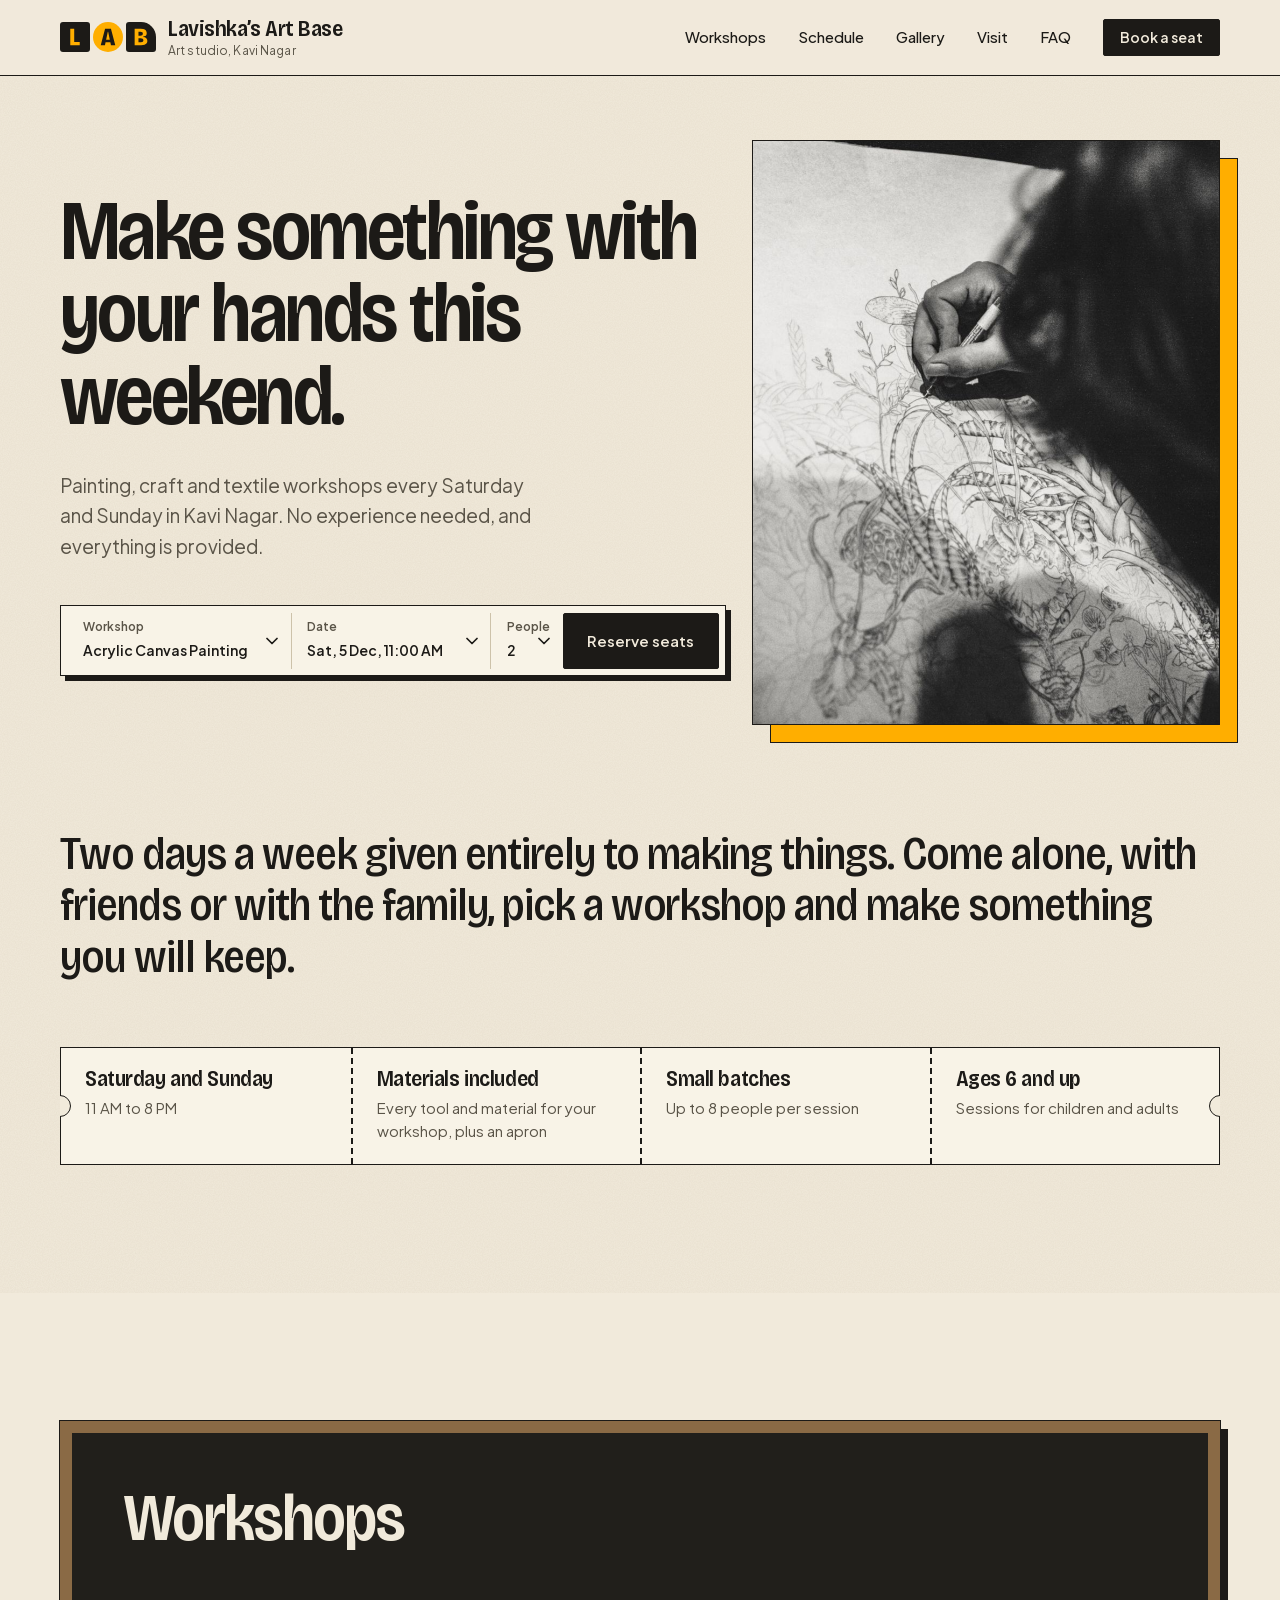
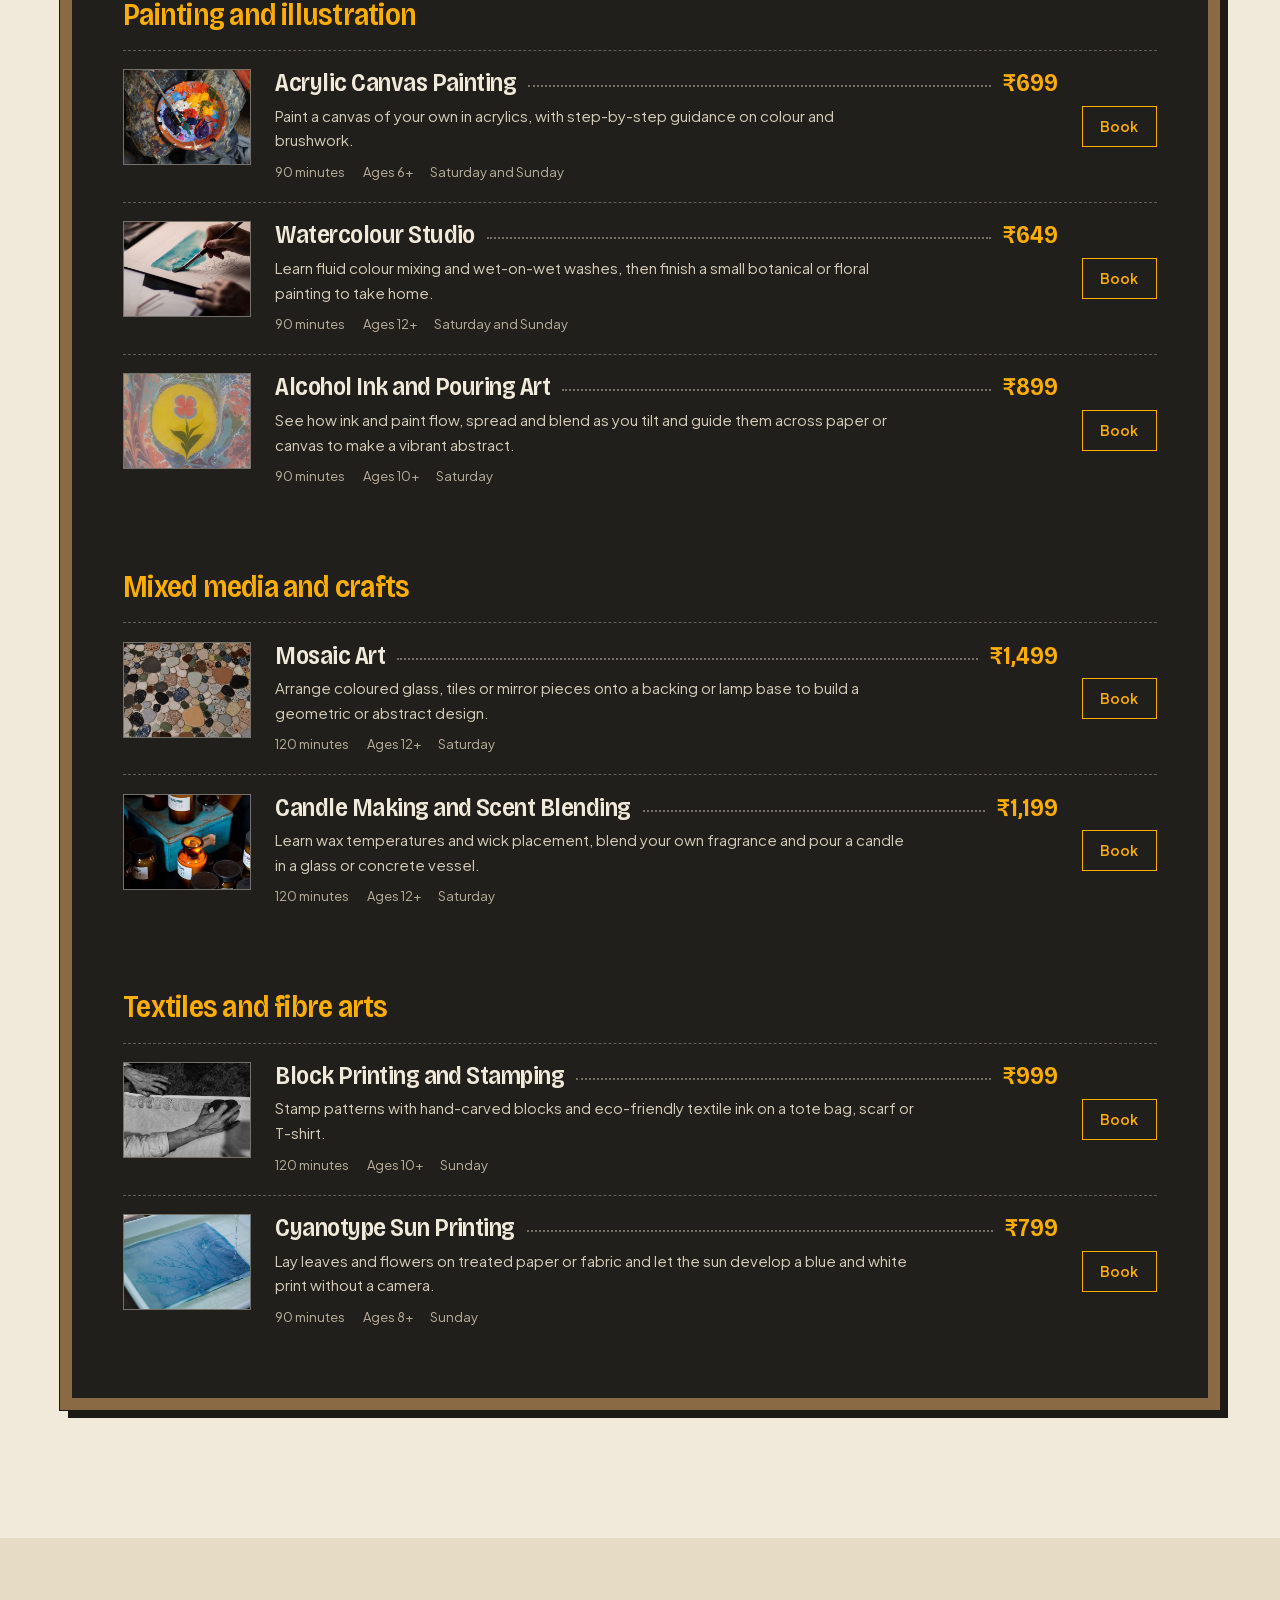
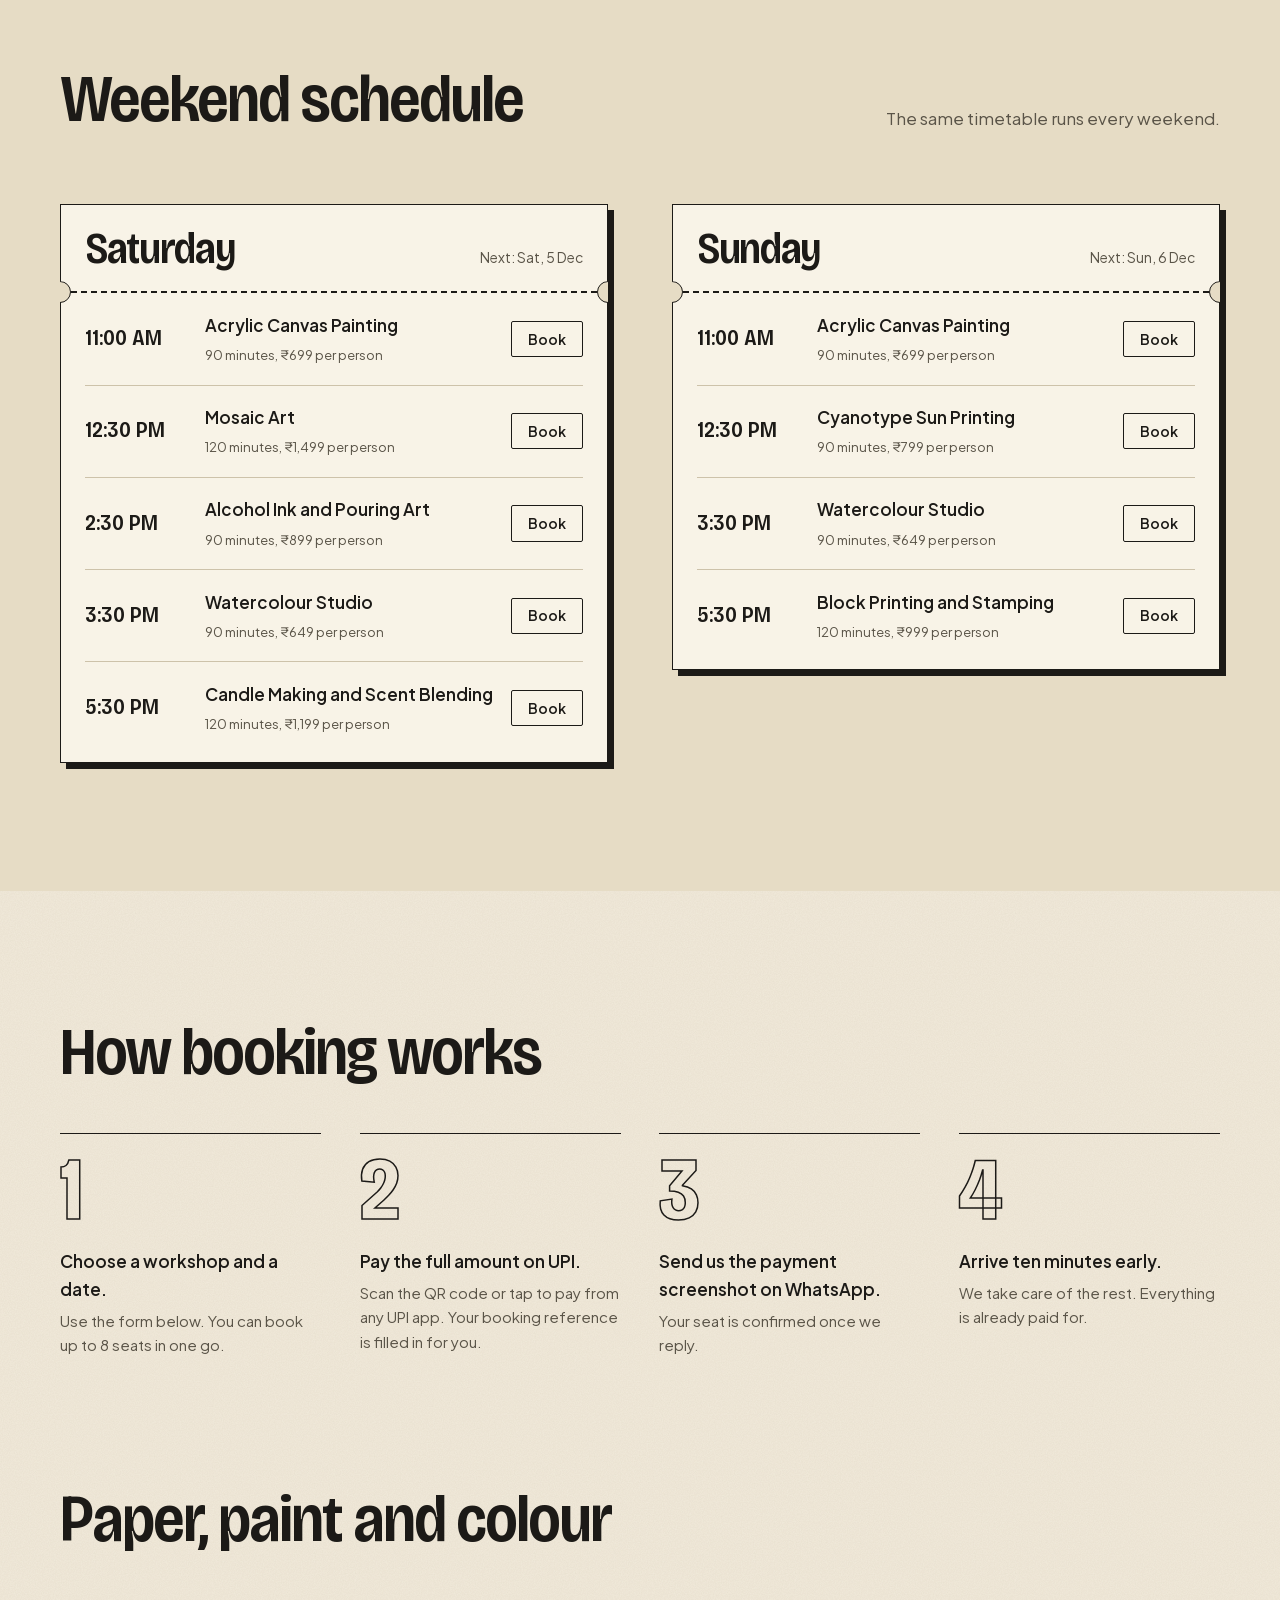
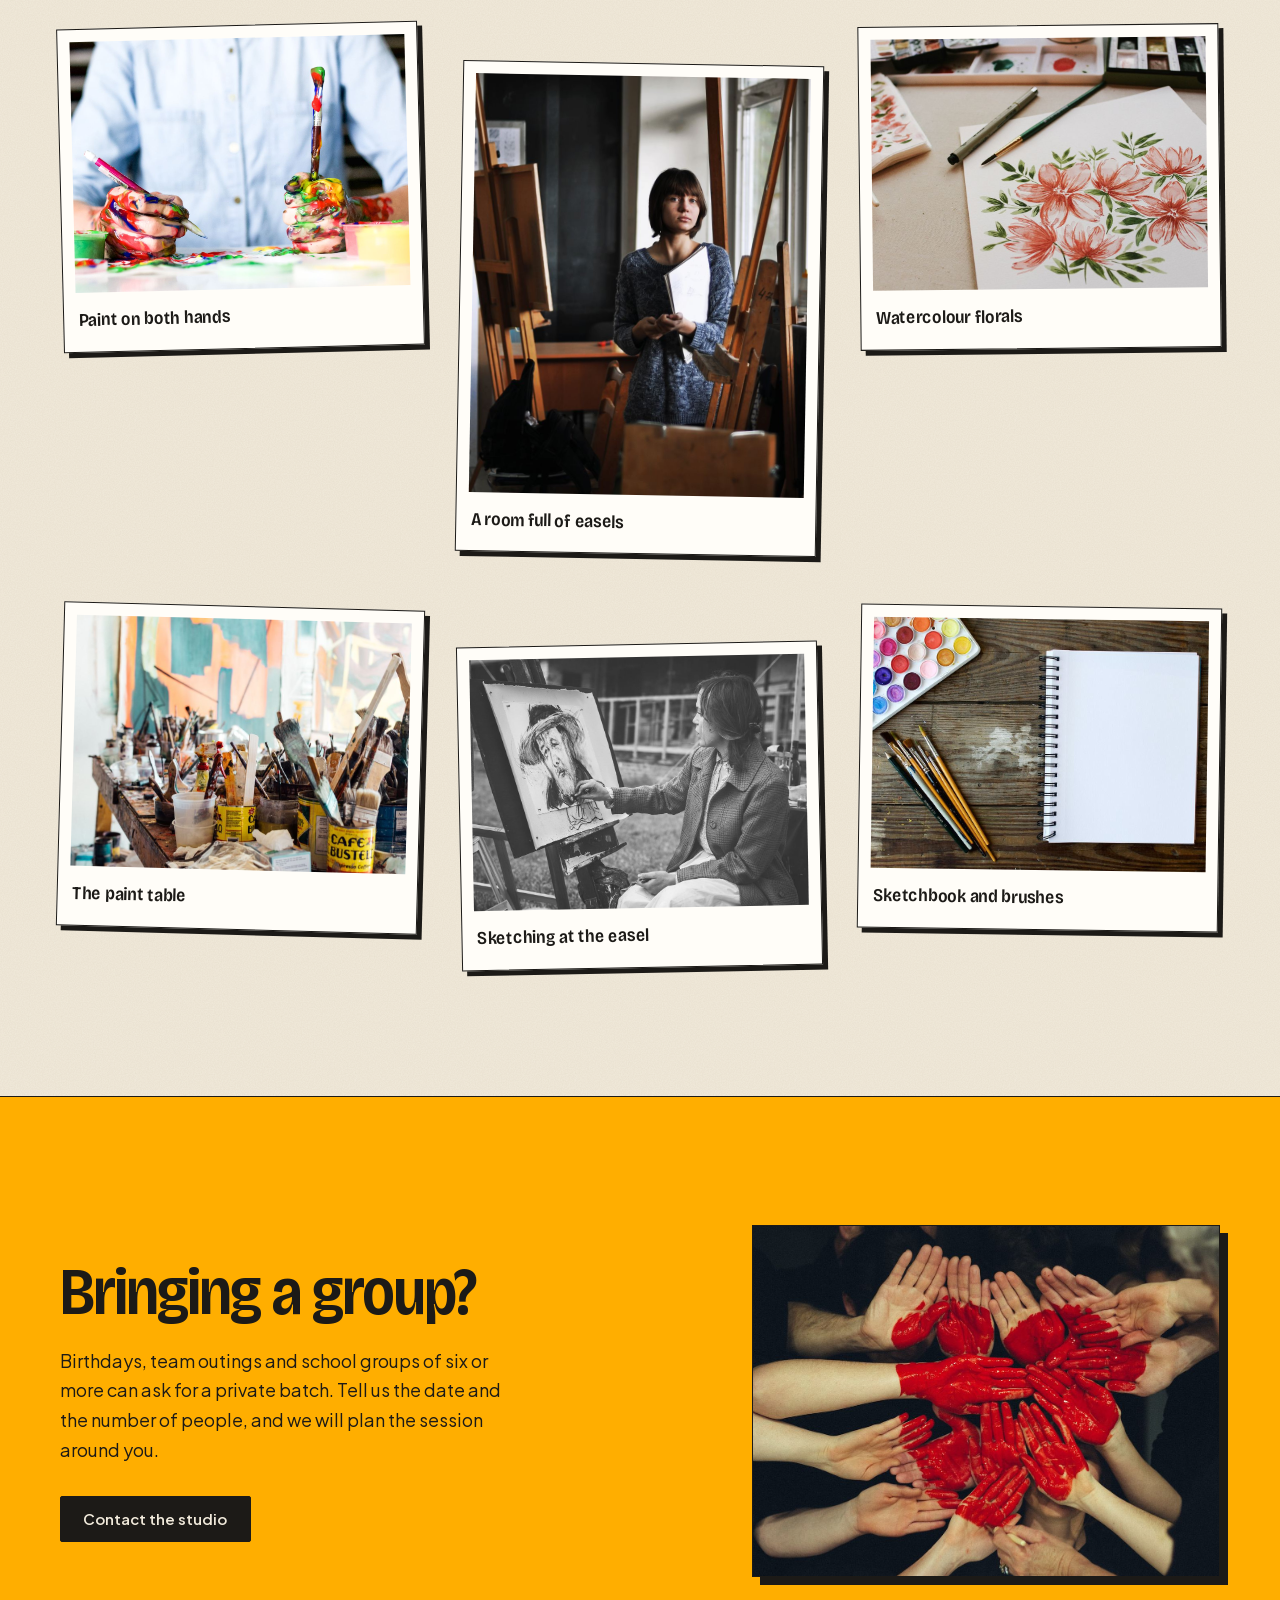
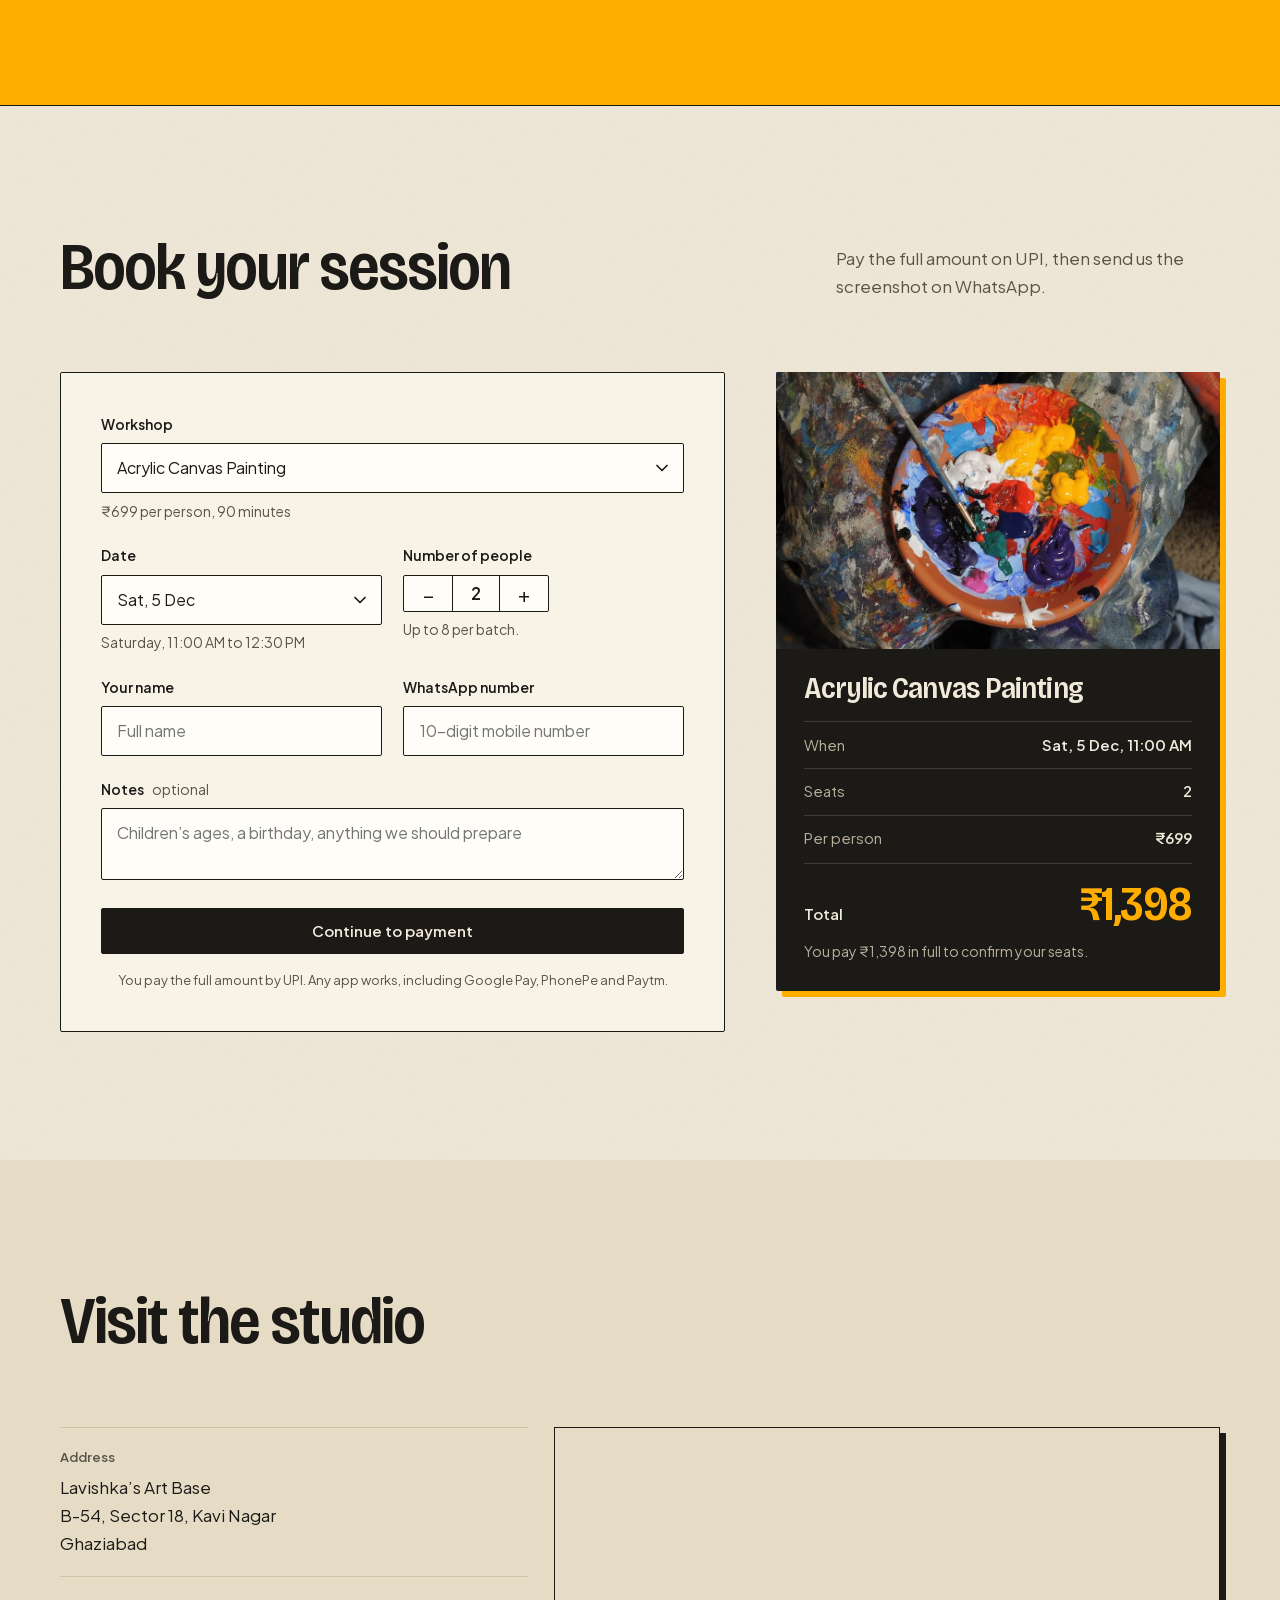
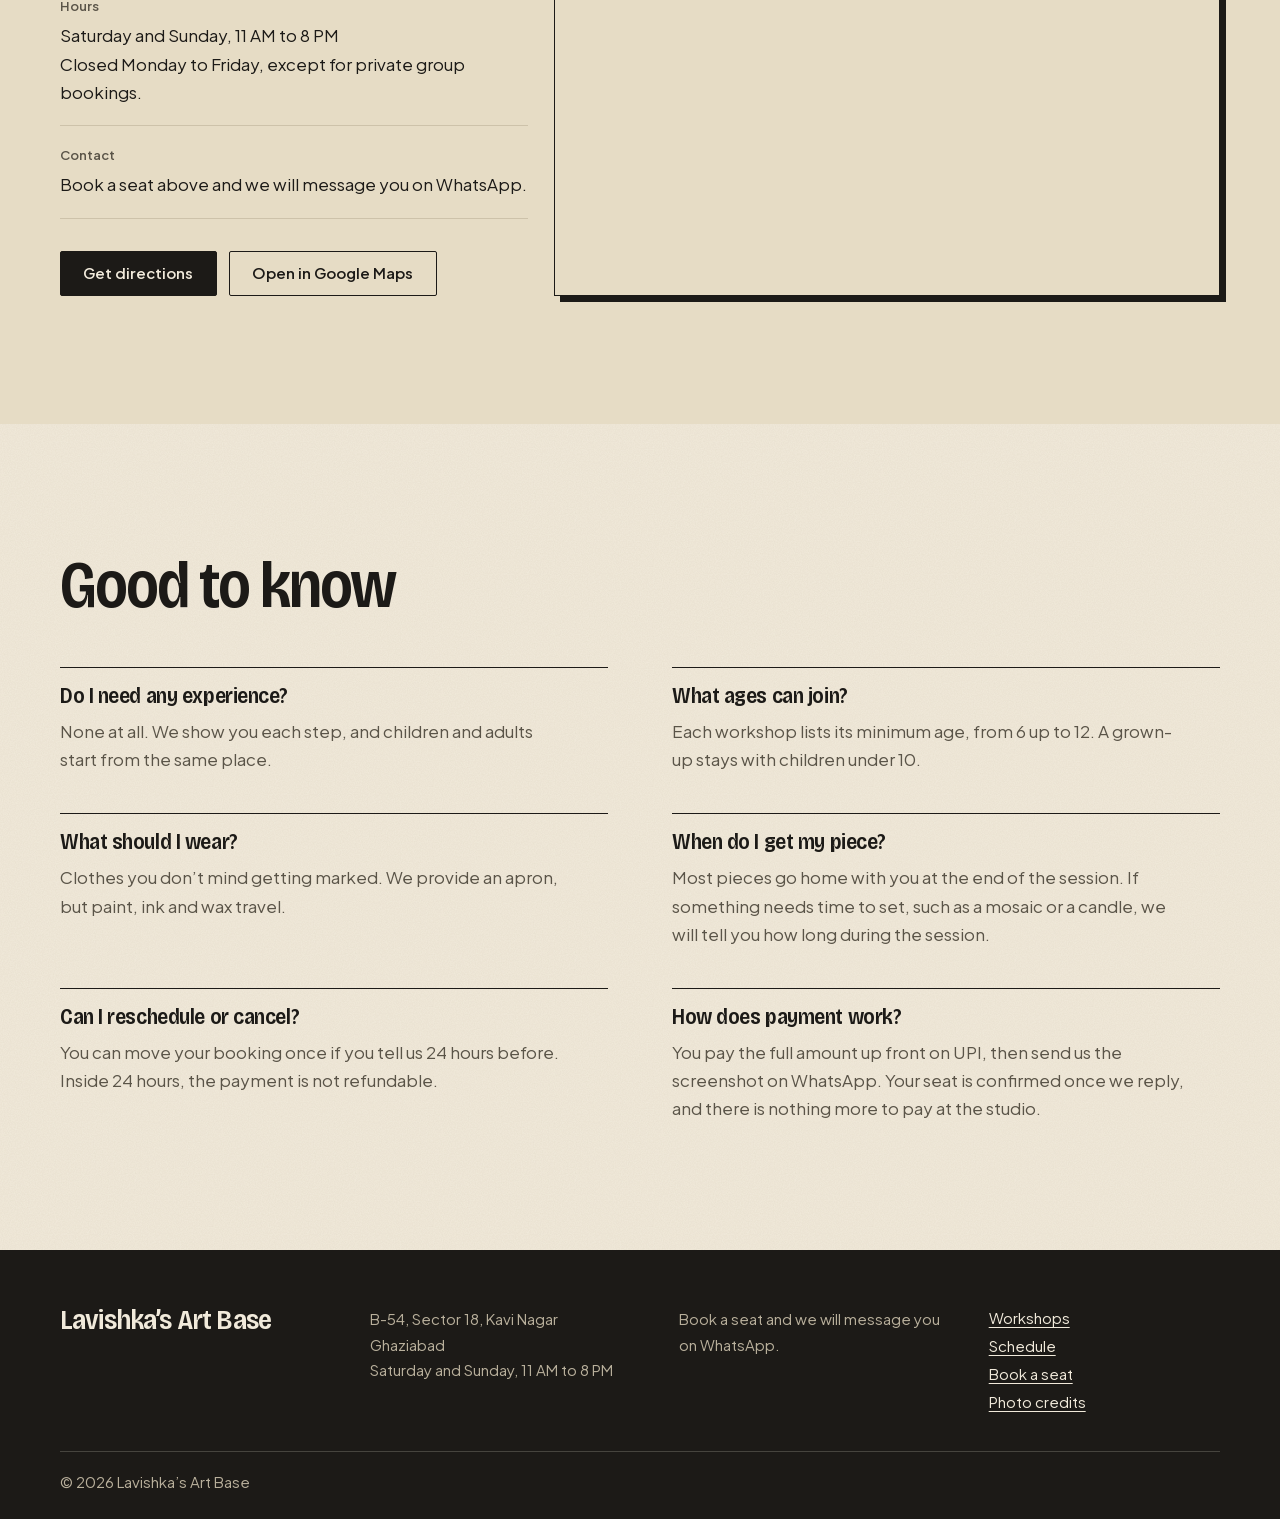
<file: index.html>
<!doctype html>
<html lang="en">
<head>
<meta charset="utf-8">
<meta name="viewport" content="width=device-width, initial-scale=1, viewport-fit=cover">
<title>Lavishka’s Art Base | Art and craft workshops in Kavi Nagar, Ghaziabad</title>
<meta name="description" content="Weekend painting, mosaic, candle making, block printing and other art and craft workshops at B-54, Sector 18, Kavi Nagar, Ghaziabad. Small batches, all materials included. Book your seat online.">
<meta name="theme-color" content="#F1EADB">
<meta property="og:type" content="website">
<meta property="og:title" content="Lavishka’s Art Base | Art and craft workshops in Kavi Nagar">
<meta property="og:description" content="Weekend art and craft workshops in Ghaziabad. Small batches, all materials included.">
<meta property="og:image" content="https://technicallyyourskartik-max.github.io/lavishkas-art-base/assets/img/og.jpg">
<meta name="twitter:card" content="summary_large_image">
<link rel="icon" href="assets/favicon.svg" type="image/svg+xml">
<link rel="preload" href="assets/fonts/bricolage.woff2" as="font" type="font/woff2" crossorigin>
<link rel="preload" href="assets/fonts/jakarta-latin.woff2" as="font" type="font/woff2" crossorigin>
<script>document.documentElement.classList.add("js")</script>
<link rel="stylesheet" href="css/style.css">
</head>
<body>
<a class="skip" href="#main">Skip to content</a>

<header class="site-header" id="top">
  <div class="wrap bar">
    <a class="brand" href="#top" aria-label="Lavishka’s Art Base, back to top">
      <img src="assets/logo-mark.svg" width="96" height="30" alt="">
      <span class="brand__text"><b>Lavishka’s Art Base</b><small>Art studio, Kavi Nagar</small></span>
    </a>
    <button class="nav-toggle" id="nav-toggle" type="button" aria-expanded="false" aria-controls="nav-links">
      <span class="sr">Menu</span><i aria-hidden="true"></i>
    </button>
    <nav class="nav" id="nav-links" aria-label="Main">
      <a href="#workshops">Workshops</a>
      <a href="#schedule">Schedule</a>
      <a href="#gallery">Gallery</a>
      <a href="#visit">Visit</a>
      <a href="#faq">FAQ</a>
      <a class="btn btn--sm" href="#book">Book a seat</a>
    </nav>
  </div>
</header>

<main id="main">

<!-- ===================== HERO ===================== -->
<section class="hero" aria-labelledby="h-hero">
  <div class="wrap hero__grid">
    <div class="hero__copy">
      <h1 id="h-hero">Make something with your hands this weekend.</h1>
      <p class="hero__lead">Painting, craft and textile workshops every Saturday and Sunday in Kavi Nagar. No experience needed, and everything is provided.</p>
      <form class="quick" id="quick" aria-label="Reserve seats">
        <div class="qf"><label for="q-workshop">Workshop</label><select id="q-workshop"></select></div>
        <div class="qf"><label for="q-date">Date</label><select id="q-date"></select></div>
        <div class="qf qf--s"><label for="q-people">People</label><select id="q-people"></select></div>
        <button class="btn" type="submit">Reserve seats</button>
      </form>
    </div>
    <figure class="hero__media">
      <div class="hero__photo">
        <picture>
          <source media="(max-width: 700px)" srcset="assets/img/hero-960.jpg">
          <img src="assets/img/hero-1920.jpg" width="1920" height="1280" fetchpriority="high" data-parallax
               alt="An artist’s hands drawing a detailed botanical illustration on a large sheet of paper, in black and white">
        </picture>
      </div>
    </figure>
  </div>
</section>

<!-- ===================== STATEMENT ===================== -->
<section class="section section--flush-top" aria-labelledby="h-intro">
  <div class="wrap">
    <h2 class="intro__text reveal" id="h-intro">Two days a week given entirely to making things. Come alone, with friends or with the family, pick a workshop and make something you will keep.</h2>
    <ul class="stub reveal">
      <li><b>Saturday and Sunday</b><span>11 AM to 8 PM</span></li>
      <li><b>Materials included</b><span>Every tool and material for your workshop, plus an apron</span></li>
      <li><b>Small batches</b><span>Up to <span data-seats>8</span> people per session</span></li>
      <li><b>Ages 6 and up</b><span>Sessions for children and adults</span></li>
    </ul>
  </div>
</section>

<!-- ===================== WORKSHOPS ===================== -->
<section class="section board" id="workshops" aria-labelledby="h-workshops">
  <div class="wrap">
    <div class="board__frame">
      <h2 id="h-workshops">Workshops</h2>
      <div class="menu" id="workshop-grid"></div>
    </div>
  </div>
</section>

<!-- ===================== SCHEDULE ===================== -->
<section class="section section--tint" id="schedule" aria-labelledby="h-schedule">
  <div class="wrap">
    <div class="sec-head">
      <h2 id="h-schedule">Weekend schedule</h2>
      <p class="sec-head__note">The same timetable runs every weekend.</p>
    </div>
    <div class="days" id="days"></div>
  </div>
</section>

<!-- ===================== HOW IT WORKS ===================== -->
<section class="section" id="how" aria-labelledby="h-how">
  <div class="wrap how">
        <div class="how__body">
      <h2 id="h-how">How booking works</h2>
      <ol class="steps">
        <li><div><b>Choose a workshop and a date.</b><p>Use the form below. You can book up to <span data-seats>8</span> seats in one go.</p></div></li>
        <li><div><b>Pay the full amount on UPI.</b><p>Scan the QR code or tap to pay from any UPI app. Your booking reference is filled in for you.</p></div></li>
        <li><div><b>Send us the payment screenshot on WhatsApp.</b><p>Your seat is confirmed once we reply.</p></div></li>
        <li><div><b>Arrive ten minutes early.</b><p>We take care of the rest. Everything is already paid for.</p></div></li>
      </ol>
    </div>
  </div>
</section>

<!-- ===================== GALLERY ===================== -->
<section class="section section--flush-top" id="gallery" aria-labelledby="h-gallery">
  <div class="wrap">
    <div class="sec-head">
      <h2 id="h-gallery">Paper, paint and colour</h2>
    </div>
    <div class="polas">
      <figure class="pola reveal" style="--rot:-1.4deg"><img src="assets/img/g-hands.jpg" width="1400" height="933" loading="lazy" alt="Paint-covered hands holding a pencil and a brush over a table of bright paints"><figcaption>Paint on both hands</figcaption></figure>
      <figure class="pola reveal" style="--rot:1deg;--ar:4/5"><img src="assets/img/g-easels.jpg" width="800" height="1080" loading="lazy" alt="A student standing among wooden easels in a bright art room"><figcaption>A room full of easels</figcaption></figure>
      <figure class="pola reveal" style="--rot:-.6deg"><img src="assets/img/g-flowers.jpg" width="1100" height="733" loading="lazy" alt="A watercolour painting of red flowers beside a paint tray and brush"><figcaption>Watercolour florals</figcaption></figure>
      <figure class="pola reveal" style="--rot:1.5deg"><img src="assets/img/g-studio.jpg" width="1100" height="733" loading="lazy" alt="A busy art table crowded with brushes, tins and tubes of paint"><figcaption>The paint table</figcaption></figure>
      <figure class="pola reveal" style="--rot:-1.1deg"><img src="assets/img/g-sketch.jpg" width="1100" height="733" loading="lazy" alt="A woman sketching a portrait on an easel outdoors, in black and white"><figcaption>Sketching at the easel</figcaption></figure>
      <figure class="pola reveal" style="--rot:.8deg"><img src="assets/img/how.jpg" width="1100" height="657" loading="lazy" alt="A watercolour paint set, a sketchbook and brushes on a wooden table"><figcaption>Sketchbook and brushes</figcaption></figure>
    </div>
  </div>
</section>

<!-- ===================== GROUPS ===================== -->
<section class="section section--amber" id="groups" aria-labelledby="h-groups">
  <div class="wrap groups">
    <div class="groups__body">
      <h2 id="h-groups">Bringing a group?</h2>
      <p>Birthdays, team outings and school groups of six or more can ask for a private batch. Tell us the date and the number of people, and we will plan the session around you.</p>
      <p class="groups__actions"><a class="btn" id="group-cta" href="#visit">Contact the studio</a></p>
    </div>
    <figure class="groups__photo reveal">
      <img src="assets/img/groups.jpg" width="1300" height="867" loading="lazy" alt="A circle of hands, several painted red, reaching towards the centre">
    </figure>
  </div>
</section>

<!-- ===================== BOOKING ===================== -->
<section class="section" id="book" aria-labelledby="h-book">
  <div class="wrap">
    <div class="sec-head">
      <h2 id="h-book">Book your session</h2>
      <p class="sec-head__note">Pay the full amount on UPI, then send us the screenshot on WhatsApp.</p>
    </div>

    <div class="book">
      <div class="panel" id="book-panel">
        <form class="form" id="book-form" novalidate>
          <div class="form-grid">
            <div class="field field--full">
              <label for="f-workshop">Workshop</label>
              <select id="f-workshop" name="workshop"></select>
            <p class="hint" id="f-price"></p>
            </div>
            <div class="field">
              <label for="f-date">Date</label>
              <select id="f-date" name="date"></select>
              <p class="hint" id="f-time"></p>
            </div>
            <div class="field">
              <span class="label" id="people-label">Number of people</span>
              <div class="stepper" role="group" aria-labelledby="people-label">
                <button type="button" id="p-minus" aria-label="One person less">−</button>
                <output id="f-people" aria-live="polite">2</output>
                <button type="button" id="p-plus" aria-label="One person more">+</button>
              </div>
              <p class="hint">Up to <span data-seats>8</span> per batch.</p>
            </div>
            <div class="field" id="fld-name">
              <label for="f-name">Your name</label>
              <input id="f-name" name="name" autocomplete="name" placeholder="Full name" required>
              <p class="err" id="err-name" role="alert"></p>
            </div>
            <div class="field" id="fld-phone">
              <label for="f-phone">WhatsApp number</label>
              <input id="f-phone" name="phone" type="tel" inputmode="numeric" autocomplete="tel-national" maxlength="10" placeholder="10-digit mobile number" required>
              <p class="err" id="err-phone" role="alert"></p>
            </div>
            <div class="field field--full">
              <label for="f-notes">Notes <span class="opt-tag">optional</span></label>
              <textarea id="f-notes" name="notes" rows="2" placeholder="Children’s ages, a birthday, anything we should prepare"></textarea>
            </div>
          </div>
          <div class="form-total"><span>Total to pay</span><strong id="f-total">₹0</strong></div>
        <button class="btn btn--wide" type="submit">Continue to payment</button>
          <p class="methods">You pay the full amount by UPI. Any app works, including Google Pay, PhonePe and Paytm.</p>
        </form>

        <div class="pay" id="pay" hidden></div>
      </div>

      <aside class="ticket" aria-label="Your booking summary">
        <img class="ticket__photo" id="t-art" src="assets/img/canvas.jpg" width="960" height="720" alt="">
        <div class="ticket__body">
          <h3 id="t-title">Your booking</h3>
          <dl>
            <div><dt>When</dt><dd id="t-when">Pick a day</dd></div>
            <div><dt>Seats</dt><dd id="t-seats">2</dd></div>
            <div><dt>Per person</dt><dd id="t-each">₹0</dd></div>
          </dl>
          <div class="ticket__total"><span>Total</span><strong id="t-total">₹0</strong></div>
          <p class="hint" id="t-now"></p>
        </div>
      </aside>
    </div>
  </div>
</section>

<!-- ===================== VISIT ===================== -->
<section class="section section--tint" id="visit" aria-labelledby="h-visit">
  <div class="wrap">
    <div class="sec-head"><h2 id="h-visit">Visit the studio</h2></div>
    <div class="visit">
      <div class="visit__info">
        <dl class="info">
          <div><dt>Address</dt><dd>Lavishka’s Art Base<br>B-54, Sector 18, Kavi Nagar<br>Ghaziabad</dd></div>
          <div><dt>Hours</dt><dd>Saturday and Sunday, 11 AM to 8 PM<br>Closed Monday to Friday, except for private group bookings.</dd></div>
          <div><dt>Contact</dt><dd id="footer-contact">Book a seat above and we will message you on WhatsApp.</dd></div>
        </dl>
        <div class="actions" id="find-actions">
          <a class="btn" href="https://www.google.com/maps/dir/?api=1&amp;destination=28.668813,77.447043" target="_blank" rel="noopener">Get directions</a>
          <a class="btn btn--ghost" href="https://www.google.com/maps/search/?api=1&amp;query=28.668813,77.447043" target="_blank" rel="noopener">Open in Google Maps</a>
        </div>
      </div>
      <div class="map">
        <iframe title="Map showing Lavishka's Art Base at B-54, Sector 18, Kavi Nagar, Ghaziabad" loading="lazy" referrerpolicy="no-referrer-when-downgrade"
          src="https://maps.google.com/maps?q=28.668813,77.447043&amp;z=17&amp;hl=en&amp;output=embed"></iframe>
      </div>
    </div>
  </div>
</section>

<!-- ===================== FAQ ===================== -->
<section class="section" id="faq" aria-labelledby="h-faq">
  <div class="wrap">
    <h2 id="h-faq">Good to know</h2>
    <dl class="qa">
      <div><dt>Do I need any experience?</dt><dd>None at all. We show you each step, and children and adults start from the same place.</dd></div>
      <div><dt>What ages can join?</dt><dd>Each workshop lists its minimum age, from 6 up to 12. A grown-up stays with children under 10.</dd></div>
      <div><dt>What should I wear?</dt><dd>Clothes you don’t mind getting marked. We provide an apron, but paint, ink and wax travel.</dd></div>
      <div><dt>When do I get my piece?</dt><dd>Most pieces go home with you at the end of the session. If something needs time to set, such as a mosaic or a candle, we will tell you how long during the session.</dd></div>
      <div><dt>Can I reschedule or cancel?</dt><dd>You can move your booking once if you tell us 24 hours before. Inside 24 hours, the payment is not refundable.</dd></div>
      <div><dt>How does payment work?</dt><dd>You pay the full amount up front on UPI, then send us the screenshot on WhatsApp. Your seat is confirmed once we reply, and there is nothing more to pay at the studio.</dd></div>
    </dl>
  </div>
</section>

</main>

<!-- ===================== FOOTER ===================== -->
<footer class="footer">
  <div class="wrap">
    <div class="footer__row">
      <b class="footer__name">Lavishka’s Art Base</b>
      <p>B-54, Sector 18, Kavi Nagar<br>Ghaziabad<br>Saturday and Sunday, 11 AM to 8 PM</p>
      <p id="footer-links">Book a seat and we will message you on WhatsApp.</p>
      <nav class="footer__links" aria-label="Footer"><a href="#workshops">Workshops</a><a href="#schedule">Schedule</a><a href="#book">Book a seat</a><a href="credits.html">Photo credits</a></nav>
    </div>
    <p class="footer__fine">© 2026 Lavishka’s Art Base</p>
  </div>
</footer>

<div class="dock" id="dock"><a class="btn btn--wide" href="#book">Book a seat</a></div>

<div class="toast" id="toast" role="status" aria-live="polite"></div>

<script src="js/qrcode.js"></script>
<script src="js/main.js"></script>
</body>
</html>
</file>
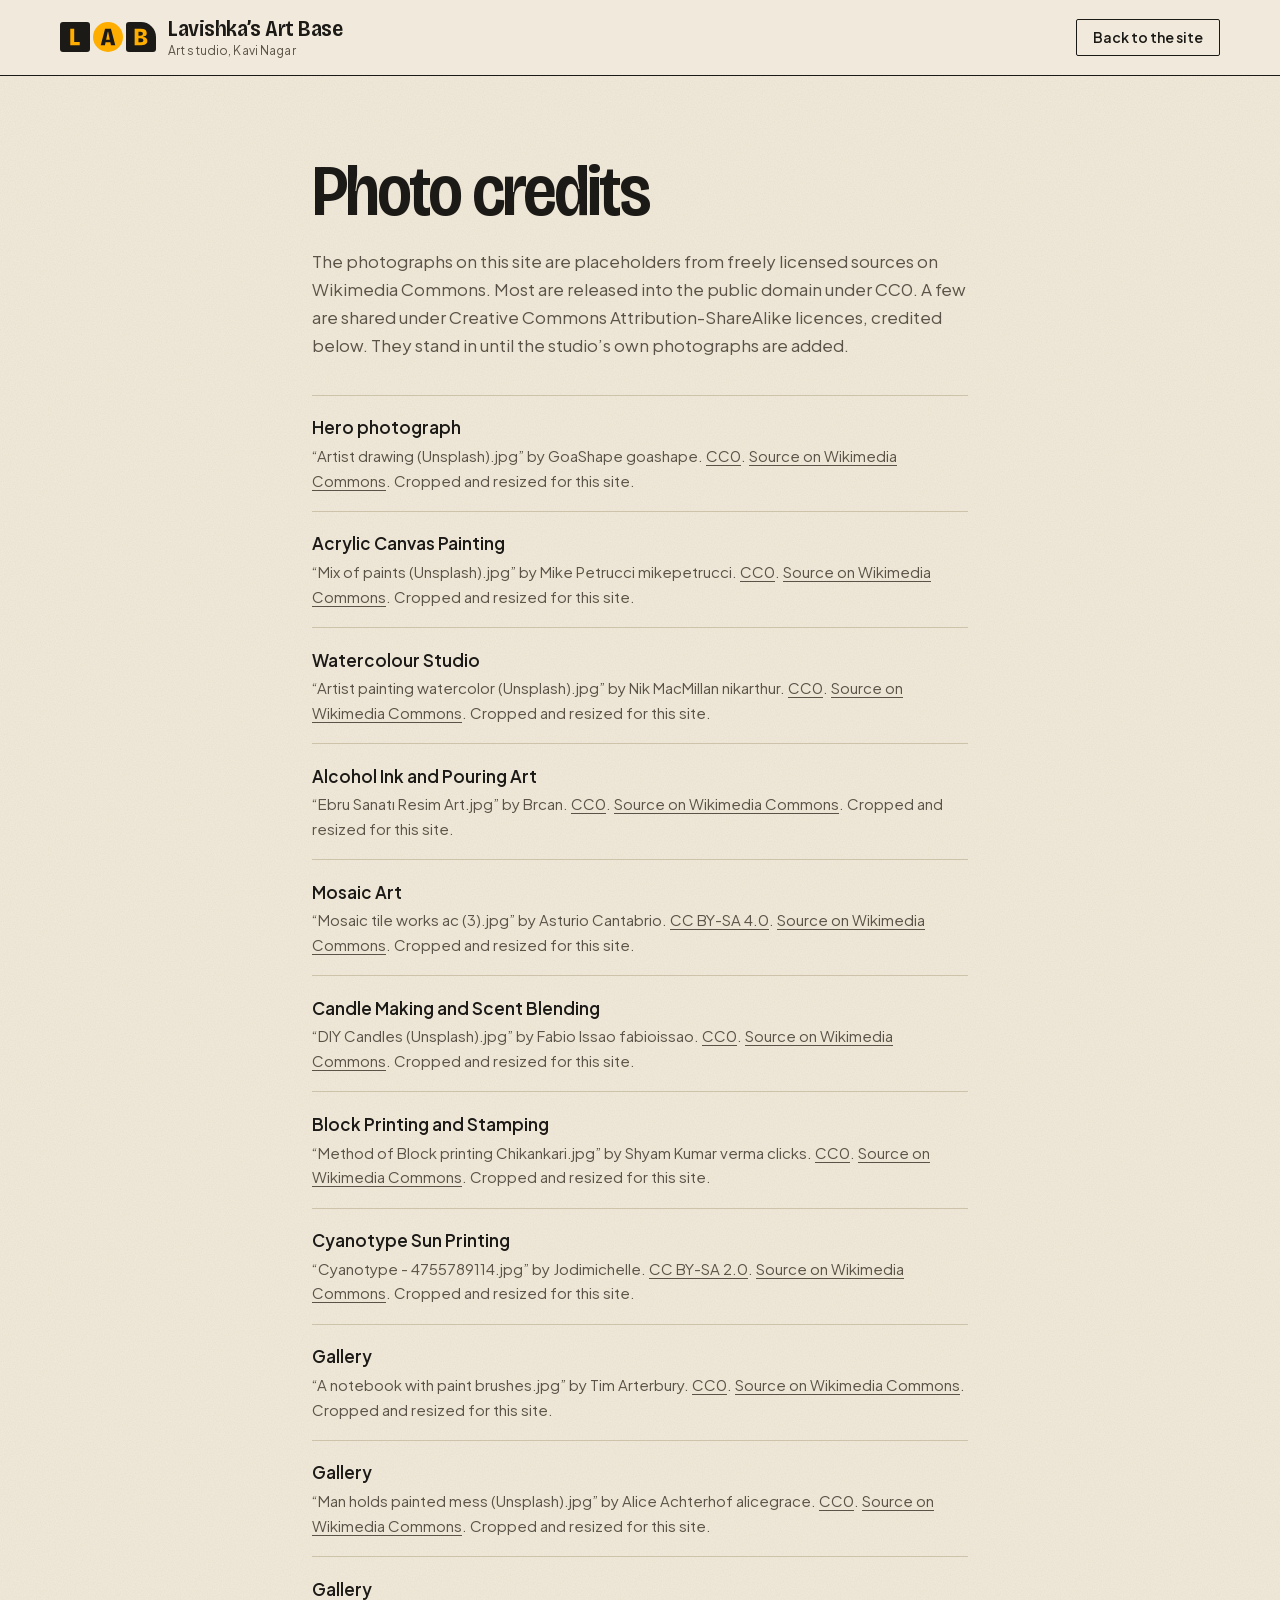
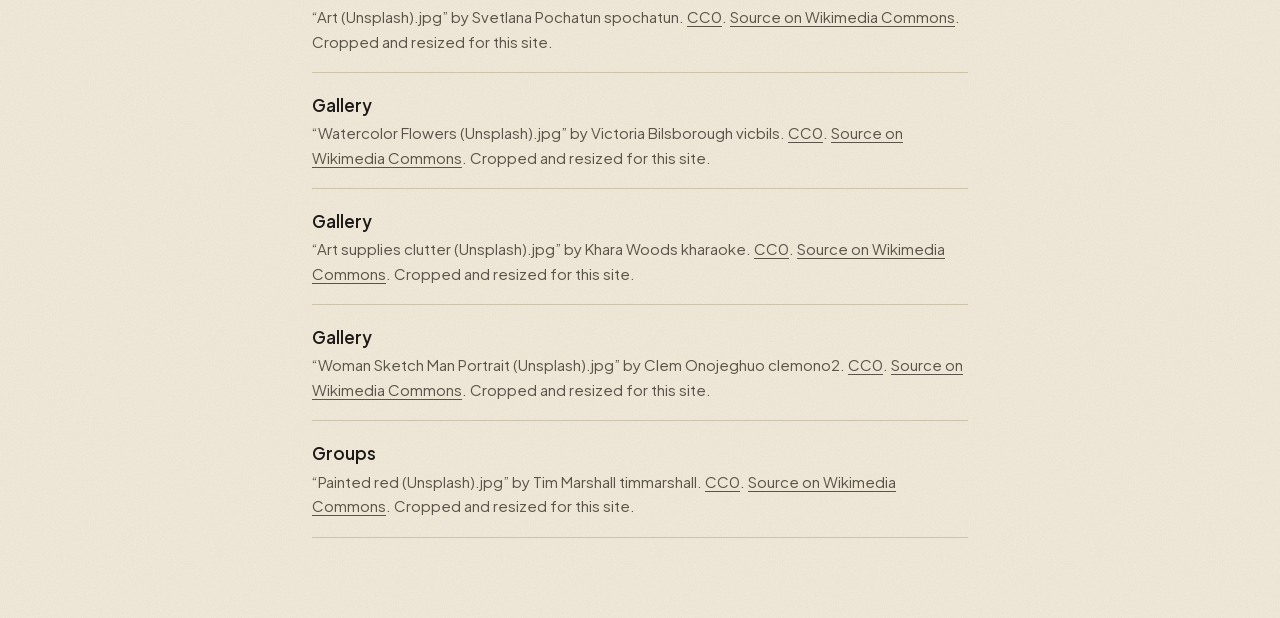
<file: credits.html>
<!doctype html>
<html lang="en">
<head>
<meta charset="utf-8">
<meta name="viewport" content="width=device-width, initial-scale=1">
<title>Photo credits | Lavishka’s Art Base</title>
<meta name="robots" content="noindex">
<link rel="icon" href="assets/favicon.svg" type="image/svg+xml">
<link rel="stylesheet" href="css/style.css">
</head>
<body>
<header class="site-header"><div class="wrap bar">
  <a class="brand" href="./" aria-label="Lavishka’s Art Base, home"><img src="assets/logo-mark.svg" width="96" height="30" alt=""><span class="brand__text"><b>Lavishka’s Art Base</b><small>Art studio, Kavi Nagar</small></span></a>
  <a class="btn btn--sm btn--ghost" href="./">Back to the site</a>
</div></header>
<main class="wrap prose">
  <h1>Photo credits</h1>
  <p>The photographs on this site are placeholders from freely licensed sources on Wikimedia Commons. Most are released into the public domain under CC0. A few are shared under Creative Commons Attribution-ShareAlike licences, credited below. They stand in until the studio’s own photographs are added.</p>
  <ul class="credits">
    <li><b>Hero photograph</b><span>“Artist drawing (Unsplash).jpg” by GoaShape goashape. <a href="http://creativecommons.org/publicdomain/zero/1.0/deed.en" rel="noopener">CC0</a>. <a href="https://commons.wikimedia.org/wiki/File:Artist_drawing_(Unsplash).jpg" rel="noopener">Source on Wikimedia Commons</a>. Cropped and resized for this site.</span></li>
<li><b>Acrylic Canvas Painting</b><span>“Mix of paints (Unsplash).jpg” by Mike Petrucci mikepetrucci. <a href="http://creativecommons.org/publicdomain/zero/1.0/deed.en" rel="noopener">CC0</a>. <a href="https://commons.wikimedia.org/wiki/File:Mix_of_paints_(Unsplash).jpg" rel="noopener">Source on Wikimedia Commons</a>. Cropped and resized for this site.</span></li>
<li><b>Watercolour Studio</b><span>“Artist painting watercolor (Unsplash).jpg” by Nik MacMillan nikarthur. <a href="http://creativecommons.org/publicdomain/zero/1.0/deed.en" rel="noopener">CC0</a>. <a href="https://commons.wikimedia.org/wiki/File:Artist_painting_watercolor_(Unsplash).jpg" rel="noopener">Source on Wikimedia Commons</a>. Cropped and resized for this site.</span></li>
<li><b>Alcohol Ink and Pouring Art</b><span>“Ebru Sanatı Resim Art.jpg” by Brcan. <a href="http://creativecommons.org/publicdomain/zero/1.0/deed.en" rel="noopener">CC0</a>. <a href="https://commons.wikimedia.org/wiki/File:Ebru_Sanat%C4%B1_Resim_Art.jpg" rel="noopener">Source on Wikimedia Commons</a>. Cropped and resized for this site.</span></li>
<li><b>Mosaic Art</b><span>“Mosaic tile works ac (3).jpg” by Asturio Cantabrio. <a href="https://creativecommons.org/licenses/by-sa/4.0" rel="noopener">CC BY-SA 4.0</a>. <a href="https://commons.wikimedia.org/wiki/File:Mosaic_tile_works_ac_(3).jpg" rel="noopener">Source on Wikimedia Commons</a>. Cropped and resized for this site.</span></li>
<li><b>Candle Making and Scent Blending</b><span>“DIY Candles (Unsplash).jpg” by Fabio Issao fabioissao. <a href="http://creativecommons.org/publicdomain/zero/1.0/deed.en" rel="noopener">CC0</a>. <a href="https://commons.wikimedia.org/wiki/File:DIY_Candles_(Unsplash).jpg" rel="noopener">Source on Wikimedia Commons</a>. Cropped and resized for this site.</span></li>
<li><b>Block Printing and Stamping</b><span>“Method of Block printing Chikankari.jpg” by Shyam Kumar verma clicks. <a href="http://creativecommons.org/publicdomain/zero/1.0/deed.en" rel="noopener">CC0</a>. <a href="https://commons.wikimedia.org/wiki/File:Method_of_Block_printing_Chikankari.jpg" rel="noopener">Source on Wikimedia Commons</a>. Cropped and resized for this site.</span></li>
<li><b>Cyanotype Sun Printing</b><span>“Cyanotype - 4755789114.jpg” by Jodimichelle. <a href="https://creativecommons.org/licenses/by-sa/2.0" rel="noopener">CC BY-SA 2.0</a>. <a href="https://commons.wikimedia.org/wiki/File:Cyanotype_-_4755789114.jpg" rel="noopener">Source on Wikimedia Commons</a>. Cropped and resized for this site.</span></li>
<li><b>Gallery</b><span>“A notebook with paint brushes.jpg” by Tim Arterbury. <a href="http://creativecommons.org/publicdomain/zero/1.0/deed.en" rel="noopener">CC0</a>. <a href="https://commons.wikimedia.org/wiki/File:A_notebook_with_paint_brushes.jpg" rel="noopener">Source on Wikimedia Commons</a>. Cropped and resized for this site.</span></li>
<li><b>Gallery</b><span>“Man holds painted mess (Unsplash).jpg” by Alice Achterhof alicegrace. <a href="http://creativecommons.org/publicdomain/zero/1.0/deed.en" rel="noopener">CC0</a>. <a href="https://commons.wikimedia.org/wiki/File:Man_holds_painted_mess_(Unsplash).jpg" rel="noopener">Source on Wikimedia Commons</a>. Cropped and resized for this site.</span></li>
<li><b>Gallery</b><span>“Art (Unsplash).jpg” by Svetlana Pochatun spochatun. <a href="http://creativecommons.org/publicdomain/zero/1.0/deed.en" rel="noopener">CC0</a>. <a href="https://commons.wikimedia.org/wiki/File:Art_(Unsplash).jpg" rel="noopener">Source on Wikimedia Commons</a>. Cropped and resized for this site.</span></li>
<li><b>Gallery</b><span>“Watercolor Flowers (Unsplash).jpg” by Victoria Bilsborough vicbils. <a href="http://creativecommons.org/publicdomain/zero/1.0/deed.en" rel="noopener">CC0</a>. <a href="https://commons.wikimedia.org/wiki/File:Watercolor_Flowers_(Unsplash).jpg" rel="noopener">Source on Wikimedia Commons</a>. Cropped and resized for this site.</span></li>
<li><b>Gallery</b><span>“Art supplies clutter (Unsplash).jpg” by Khara Woods kharaoke. <a href="http://creativecommons.org/publicdomain/zero/1.0/deed.en" rel="noopener">CC0</a>. <a href="https://commons.wikimedia.org/wiki/File:Art_supplies_clutter_(Unsplash).jpg" rel="noopener">Source on Wikimedia Commons</a>. Cropped and resized for this site.</span></li>
<li><b>Gallery</b><span>“Woman Sketch Man Portrait (Unsplash).jpg” by Clem Onojeghuo clemono2. <a href="http://creativecommons.org/publicdomain/zero/1.0/deed.en" rel="noopener">CC0</a>. <a href="https://commons.wikimedia.org/wiki/File:Woman_Sketch_Man_Portrait_(Unsplash).jpg" rel="noopener">Source on Wikimedia Commons</a>. Cropped and resized for this site.</span></li>
<li><b>Groups</b><span>“Painted red (Unsplash).jpg” by Tim Marshall timmarshall. <a href="http://creativecommons.org/publicdomain/zero/1.0/deed.en" rel="noopener">CC0</a>. <a href="https://commons.wikimedia.org/wiki/File:Painted_red_(Unsplash).jpg" rel="noopener">Source on Wikimedia Commons</a>. Cropped and resized for this site.</span></li>
  </ul>
</main>
</body>
</html>
</file>
<file: css/style.css>
/* ==========================================================================
   Lavishka’s Art Base
   Warm tactile minimalism: paper, charcoal and one sharp amber.
   Type: Bricolage Grotesque (display, prices) and Plus Jakarta Sans (text, interface).
   ========================================================================== */

@font-face{font-family:"Bricolage Grotesque";src:url("../assets/fonts/bricolage.woff2") format("woff2");font-weight:400 800;font-stretch:75% 100%;font-style:normal;font-display:swap;
  unicode-range:U+0000-00FF,U+0131,U+0152-0153,U+02BB-02BC,U+02C6,U+02DA,U+02DC,U+0304,U+0308,U+0329,U+2000-206F,U+20AC,U+2122,U+2191,U+2193,U+2212,U+2215,U+FEFF,U+FFFD}
@font-face{font-family:"Bricolage Grotesque";src:url("../assets/fonts/bricolage-rupee.woff2") format("woff2");font-weight:400 800;font-stretch:75% 100%;font-style:normal;font-display:swap;unicode-range:U+20B9}
@font-face{font-family:"Plus Jakarta Sans";src:url("../assets/fonts/jakarta-latin.woff2") format("woff2");font-weight:200 800;font-style:normal;font-display:swap;
  unicode-range:U+0000-00FF,U+0131,U+0152-0153,U+02BB-02BC,U+02C6,U+02DA,U+02DC,U+0304,U+0308,U+0329,U+2000-206F,U+20AC,U+2122,U+2191,U+2193,U+2212,U+2215,U+FEFF,U+FFFD}
/* the rupee sign for body text */
@font-face{font-family:"Plus Jakarta Sans";src:url("../assets/fonts/jakarta-rupee.woff2") format("woff2");font-weight:200 800;font-style:normal;font-display:swap;unicode-range:U+20B9}

:root{
  --paper:#F1EADB;
  --paper-2:#E6DCC5;
  --paper-3:#F8F3E7;
  --ink:#1C1A17;
  --ink-2:#5A5448;
  --rule:#CDC2AA;
  --amber:#FFAE00;
  --amber-tint:#FFF1C6;
  --on-dark:#B8AF9B;
  --error:#A8231B;
  --display:"Bricolage Grotesque","Plus Jakarta Sans",system-ui,sans-serif;
  --sans:"Plus Jakarta Sans",system-ui,-apple-system,"Segoe UI",Roboto,sans-serif;
  --r:2px;
  --r-ctl:2px;
  --header-h:76px;
  --gutter:clamp(1.25rem,4vw,2.5rem);
  --ease:cubic-bezier(.2,.7,.2,1);
}
*,*::before,*::after{box-sizing:border-box}
html{scroll-behavior:smooth;scroll-padding-top:calc(var(--header-h) + 12px);-webkit-text-size-adjust:100%}
body{margin:0;color:var(--ink);font:400 1.0625rem/1.65 var(--sans);-webkit-font-smoothing:antialiased;text-rendering:optimizeLegibility;font-synthesis:none;
  background-color:var(--paper);
  background-image:url("data:image/svg+xml,%3Csvg xmlns='http://www.w3.org/2000/svg' width='220' height='220'%3E%3Cfilter id='n'%3E%3CfeTurbulence type='fractalNoise' baseFrequency='.85' numOctaves='2' stitchTiles='stitch'/%3E%3CfeColorMatrix values='0 0 0 0 .36 0 0 0 0 .28 0 0 0 0 .16 0 0 0 .11 0'/%3E%3C/filter%3E%3Crect width='100%25' height='100%25' filter='url(%23n)'/%3E%3C/svg%3E")}
img{max-width:100%;height:auto;display:block}
h1,h2,h3,h4{margin:0;font-family:var(--display);font-weight:600;font-stretch:88%}
p{margin:0}
ul,ol{margin:0;padding:0;list-style:none}
a{color:inherit;text-underline-offset:.22em;text-decoration-thickness:1px}
button,input,select,textarea{font:inherit;color:inherit}
a,button,select,input,textarea,summary,label{touch-action:manipulation}
html{-webkit-tap-highlight-color:rgba(255,174,0,.35)}
:focus-visible{outline:3px solid var(--ink);outline-offset:3px;border-radius:4px}
.sr{position:absolute;width:1px;height:1px;overflow:hidden;clip:rect(0 0 0 0);white-space:nowrap}
.skip{position:absolute;left:1rem;top:-4rem;background:var(--ink);color:var(--paper);padding:.6rem 1rem;border-radius:var(--r-ctl);z-index:100}
.skip:focus{top:1rem}
.wrap{max-width:1240px;margin-inline:auto;padding-inline:var(--gutter)}

/* ---------- buttons ---------- */
.btn{display:inline-flex;align-items:center;justify-content:center;gap:.5rem;background:var(--ink);color:var(--paper);border:1px solid var(--ink);
  padding:.8rem 1.4rem;border-radius:var(--r);font-weight:600;font-size:.9375rem;line-height:1.2;text-decoration:none;cursor:pointer;
  transition:background .15s,color .15s,transform .15s var(--ease),box-shadow .15s var(--ease)}
.btn:hover{background:var(--amber);color:var(--ink);transform:translate(-2px,-2px);box-shadow:3px 3px 0 var(--ink)}
.btn:active{transform:none;box-shadow:none}
.btn--sm{padding:.55rem 1rem;font-size:.875rem}
.btn--wide{width:100%}
.btn--ghost{background:transparent;color:var(--ink)}
.btn--whatsapp{background:#146C43;border-color:#146C43;color:#fff}
.btn--whatsapp:hover{color:var(--ink)}
.btn[disabled]{opacity:.5;cursor:not-allowed;transform:none;box-shadow:none}
.linkbtn{background:none;border:0;padding:.25rem 0;font-weight:600;cursor:pointer;text-decoration:underline;text-underline-offset:.22em}

/* ---------- header ---------- */
.site-header{position:sticky;top:0;z-index:50;height:var(--header-h);background:rgba(241,234,219,.96);border-bottom:1px solid var(--ink)}
.bar{height:100%;display:flex;align-items:center;justify-content:space-between;gap:1.5rem}
.brand{display:flex;align-items:center;gap:.75rem;text-decoration:none}
.brand img{flex:none}
.brand__text{display:flex;flex-direction:column;line-height:1}
.brand__text b{font-family:var(--display);font-stretch:88%;font-weight:600;font-size:1.4rem;line-height:1;letter-spacing:-.02em}
.brand__text small{font-size:.75rem;color:var(--ink-2);margin-top:.3rem;letter-spacing:.01em}
.nav{display:flex;align-items:center;gap:2rem}
.nav a:not(.btn){text-decoration:none;font-weight:500;font-size:.9375rem;padding:.35rem 0;background:linear-gradient(var(--amber),var(--amber)) left bottom/0 3px no-repeat;transition:background-size .25s var(--ease)}
.nav a:not(.btn):hover{background-size:100% 3px}
.nav-toggle{display:none;width:44px;height:44px;border:1px solid var(--ink);background:transparent;border-radius:var(--r);cursor:pointer;position:relative}
.nav-toggle i,.nav-toggle i::before,.nav-toggle i::after{position:absolute;left:13px;right:13px;height:2px;background:var(--ink);content:"";top:50%}
.nav-toggle i{margin-top:-1px}
.nav-toggle i::before{top:-5px;left:0;right:0}
.nav-toggle i::after{top:5px;left:0;right:0}

/* ---------- hero ---------- */
.hero{padding-block:clamp(2.5rem,5vw,4.5rem) clamp(4.5rem,8vw,7rem)}
.hero__grid{display:grid;grid-template-columns:repeat(12,minmax(0,1fr));column-gap:clamp(1rem,2vw,2rem);align-items:center}
.hero__copy{grid-column:1 / 8;grid-row:1;position:relative;z-index:2}
.hero h1{font-size:clamp(2.9rem,6.6vw,5.9rem);line-height:.98;letter-spacing:-.03em;animation:rise .9s var(--ease) .15s both}
.hero__lead{margin-top:clamp(1.25rem,2.5vw,2rem);max-width:30rem;font-size:clamp(1.0625rem,1.5vw,1.1875rem);line-height:1.6;color:var(--ink-2);animation:rise .9s var(--ease) .3s both}
.hero__media{grid-column:8 / 13;grid-row:1;margin:0;position:relative}
.hero__media::before{content:"";position:absolute;inset:18px -18px -18px 18px;background:var(--amber);border:1px solid var(--ink)}
.hero__photo{position:relative;overflow:hidden;border:1px solid var(--ink);aspect-ratio:4/5;background:var(--paper-2);animation:unveil 1.25s var(--ease) both}
.hero__photo img{width:100%;height:118%;object-fit:cover;object-position:62% 50%;transform:translate3d(0,calc(var(--py,0px) - 12%),0);will-change:transform}
@keyframes unveil{from{clip-path:inset(0 0 100% 0)}to{clip-path:inset(0)}}
@keyframes rise{from{opacity:0;transform:translateY(18px)}to{opacity:1;transform:none}}

/* quick reserve bar */
.quick{display:grid;grid-template-columns:minmax(0,1.9fr) minmax(0,1.7fr) minmax(0,.62fr) auto;align-items:stretch;margin-top:clamp(1.75rem,3.5vw,2.75rem);max-width:42rem;
  background:var(--paper-3);border:1px solid var(--ink);box-shadow:5px 5px 0 var(--ink);padding:.4rem;animation:rise .9s var(--ease) .45s both}
.qf{position:relative;min-width:0;min-height:3.5rem}
.qf + .qf{border-left:1px solid var(--rule)}
.qf label{position:absolute;left:.95rem;top:.5rem;font-size:.75rem;font-weight:600;line-height:1;color:var(--ink-2);pointer-events:none}
.qf select{position:absolute;inset:0;width:100%;height:100%;appearance:none;-webkit-appearance:none;border:0;border-radius:0;background:transparent url("data:image/svg+xml,%3Csvg xmlns='http://www.w3.org/2000/svg' width='12' height='8' viewBox='0 0 12 8'%3E%3Cpath d='M1 1.5l5 5 5-5' fill='none' stroke='%231C1A17' stroke-width='1.7' stroke-linecap='round' stroke-linejoin='round'/%3E%3C/svg%3E") no-repeat right .8rem center;
  padding:1.5rem 2rem .3rem .95rem;font-weight:600;font-size:.875rem;cursor:pointer;text-overflow:ellipsis}
.qf select:focus-visible{outline-offset:-3px}
.quick .btn{padding-inline:1.45rem}

/* ---------- sections ---------- */
.section{padding-block:clamp(4.5rem,10vw,8.5rem)}
.section--flush-top{padding-top:0}
.section--tint{background:var(--paper-2)}
.section--dark{background:var(--ink);color:var(--paper)}
.section--dark :focus-visible{outline-color:var(--amber)}
h2{font-size:clamp(2.4rem,5.2vw,4.25rem);line-height:1;letter-spacing:-.03em}
.sec-head{display:flex;align-items:flex-end;justify-content:space-between;gap:1rem 3rem;flex-wrap:wrap;margin-bottom:clamp(2.5rem,6vw,4.5rem)}
.sec-head__note{color:var(--ink-2);max-width:24rem}

/* reveal on scroll: only when JS is running */
.js .reveal{opacity:0;transform:translateY(22px);transition:opacity .8s var(--ease),transform .8s var(--ease)}
.js .reveal.is-in{opacity:1;transform:none}

/* ---------- statement ---------- */
.intro__text{font-family:var(--display);font-stretch:88%;font-weight:500;font-size:clamp(1.75rem,3.6vw,3rem);line-height:1.12;letter-spacing:-.022em;max-width:26em;text-wrap:pretty}
.stub{position:relative;display:grid;grid-template-columns:repeat(4,1fr);margin-top:clamp(2.5rem,5vw,4rem);background:var(--paper-3);border:1px solid var(--ink)}
.stub li{padding:1.25rem 1.5rem 1.4rem;display:flex;flex-direction:column;gap:.35rem}
.stub li + li{border-left:2px dashed var(--ink)}
.stub b{font-family:var(--display);font-stretch:88%;font-weight:600;font-size:1.35rem;line-height:1.1;letter-spacing:-.02em}
.stub span{color:var(--ink-2);font-size:.9375rem;line-height:1.5}
.stub::before,.stub::after{content:"";position:absolute;top:50%;width:22px;height:22px;margin-top:-11px;border-radius:50%;background:var(--paper);border:1px solid var(--ink)}
.stub::before{left:-12px;clip-path:inset(0 0 0 50%)}
.stub::after{right:-12px;clip-path:inset(0 50% 0 0)}

/* ---------- workshops: a chalkboard menu ---------- */
.board{background:var(--paper)}
.board__frame{background:#211F1B;color:var(--paper);border:12px solid #8A6A45;outline:1px solid var(--ink);padding:clamp(1.5rem,4vw,3.5rem);box-shadow:8px 8px 0 var(--ink)}
.board__frame h2{color:var(--paper);margin-bottom:clamp(1.5rem,3vw,2.5rem)}
.board__sub{color:var(--on-dark);margin-top:-1.25rem;margin-bottom:clamp(1.5rem,3vw,2.5rem);max-width:34rem}
.menu__cat + .menu__cat{margin-top:clamp(2.5rem,5vw,3.5rem)}
.menu__cat h3{font-size:clamp(1.5rem,2.4vw,2rem);letter-spacing:-.025em;color:var(--amber);padding-bottom:.6rem}
.dish{display:grid;grid-template-columns:8rem minmax(0,1fr) auto;column-gap:1.5rem;row-gap:.75rem;align-items:start;padding:1.15rem 0;border-top:1px dashed rgba(241,234,219,.3)}
.dish__thumb{width:8rem;height:6rem;object-fit:cover;object-position:var(--pos,50% 50%);border:1px solid rgba(241,234,219,.4)}
.dish__line{display:flex;align-items:baseline;gap:.75rem}
.dish h4{font-size:clamp(1.25rem,2vw,1.625rem);line-height:1.1;letter-spacing:-.02em;color:var(--paper)}
.dish__dots{flex:1;min-width:1.25rem;border-bottom:2px dotted rgba(241,234,219,.4);transform:translateY(-.25rem)}
.dish__price{font-family:var(--display);font-stretch:88%;font-weight:600;font-size:clamp(1.25rem,2vw,1.625rem);line-height:1;color:var(--amber);white-space:nowrap}
.dish__desc{margin-top:.4rem;color:#D3CBB8;font-size:.9375rem;max-width:40rem}
.dish__meta{margin-top:.55rem;display:flex;flex-wrap:wrap;gap:.2rem 1.1rem;font-size:.8125rem;color:var(--on-dark)}
.dish__book{align-self:center;border:1px solid var(--amber);color:var(--amber);padding:.5rem 1.1rem;font-weight:600;font-size:.875rem;text-decoration:none;transition:background .15s,color .15s}
.dish__book:hover{background:var(--amber);color:var(--ink)}
.board :focus-visible{outline-color:var(--amber)}

/* ---------- schedule: two tear-off tickets ---------- */
.days{display:grid;grid-template-columns:1fr 1fr;gap:clamp(2rem,5vw,4rem);align-items:start}
.day{background:var(--paper-3);border:1px solid var(--ink);box-shadow:6px 6px 0 var(--ink)}
.day__head{position:relative;display:flex;align-items:baseline;justify-content:space-between;gap:1rem;padding:1.4rem 1.5rem 1.25rem;border-bottom:2px dashed var(--ink)}
.day__head::before,.day__head::after{content:"";position:absolute;bottom:-12px;width:22px;height:22px;border-radius:50%;background:var(--paper-2);border:1px solid var(--ink)}
.day__head::before{left:-12px;clip-path:inset(0 0 0 50%)}
.day__head::after{right:-12px;clip-path:inset(0 50% 0 0)}
.day__head h3{font-size:clamp(2rem,3.4vw,2.9rem);line-height:1;letter-spacing:-.03em}
.day__head span{font-size:.875rem;color:var(--ink-2)}
.slots{padding:0 1.5rem .5rem}
.slot{display:grid;grid-template-columns:6.5rem 1fr auto;align-items:center;gap:1rem;padding:1.1rem 0;border-bottom:1px solid var(--rule)}
.slot:last-child{border-bottom:0}
.slot__time{font-family:var(--display);font-stretch:88%;font-weight:600;font-size:1.35rem;line-height:1;white-space:nowrap}
.slot__what b{display:block;font-weight:600}
.slot__what small{color:var(--ink-2);font-size:.8125rem}

/* ---------- how it works ---------- */
.how__body h2{margin-bottom:clamp(2rem,4vw,3rem)}
.steps{counter-reset:step;display:grid;grid-template-columns:repeat(4,1fr);gap:clamp(1.25rem,3vw,2.5rem)}
.steps li{counter-increment:step;border-top:1px solid var(--ink);padding-top:1rem}
.steps li::before{content:counter(step);display:block;font-family:var(--display);font-stretch:84%;font-weight:700;font-size:clamp(4rem,7vw,6rem);line-height:.9;color:transparent;-webkit-text-stroke:1.5px var(--ink);margin-bottom:1rem}
.steps b{font-weight:600;display:block}
.steps p{color:var(--ink-2);margin-top:.35rem;font-size:.9375rem}

/* ---------- gallery: prints pinned to the page ---------- */
.polas{display:grid;grid-template-columns:repeat(3,minmax(0,1fr));gap:clamp(2rem,4vw,3.5rem) clamp(1.25rem,3vw,2.5rem);align-items:start}
.pola{margin:0;background:#FFFDF8;padding:12px 12px 0;border:1px solid var(--ink);box-shadow:5px 5px 0 var(--ink);transform:rotate(var(--rot,0deg));transition:transform .3s var(--ease)}
.pola:nth-child(3n+2){margin-top:clamp(1rem,3vw,2.5rem)}
.pola:hover{transform:rotate(0deg) translate(-2px,-2px)}
.pola img{width:100%;aspect-ratio:var(--ar,4/3);object-fit:cover}
.js .pola.reveal{transform:translateY(22px) rotate(var(--rot,0deg))}
.js .pola.reveal.is-in{transform:rotate(var(--rot,0deg))}
.js .pola.reveal.is-in:hover{transform:rotate(0deg) translate(-2px,-2px)}
.pola figcaption{padding:.8rem .15rem 1rem;font-family:var(--display);font-stretch:88%;font-weight:600;font-size:1.125rem;letter-spacing:-.015em}

/* ---------- groups ---------- */
.section--amber{background:var(--amber);color:var(--ink);border-block:1px solid var(--ink)}
.groups{display:grid;grid-template-columns:repeat(12,minmax(0,1fr));column-gap:clamp(1rem,2vw,2rem);align-items:center}
.groups__body{grid-column:1 / 7}
.groups__photo{grid-column:8 / 13;margin:0;border:1px solid var(--ink);box-shadow:8px 8px 0 var(--ink);overflow:hidden}
.groups__photo img{width:100%;aspect-ratio:4/3;object-fit:cover}
.groups h2{margin-bottom:1.25rem}
.groups p{max-width:30rem;font-size:1.125rem;text-wrap:pretty}
.groups__actions{margin-top:2rem}
.section--amber .btn:hover{background:var(--paper);color:var(--ink)}

/* ---------- booking ---------- */
.book{display:grid;grid-template-columns:minmax(0,1.5fr) minmax(0,1fr);gap:clamp(1.5rem,4vw,3.5rem);align-items:start}
.panel{background:var(--paper-3);border:1px solid var(--ink);border-radius:var(--r);padding:clamp(1.25rem,3.5vw,2.5rem)}
.form-grid{display:grid;grid-template-columns:1fr 1fr;gap:1.35rem;margin-bottom:1.75rem}
.field{display:flex;flex-direction:column;min-width:0}
.field--full{grid-column:1 / -1}
.field label,.label{font-weight:600;font-size:.875rem;margin-bottom:.45rem;display:block}
.opt-tag{font-weight:400;color:var(--ink-2);margin-left:.35rem}
.field input,.field select,.field textarea{width:100%;background:#FFFDF8;border:1px solid var(--ink);border-radius:var(--r-ctl);padding:.8rem .95rem;font-size:1rem;line-height:1.4}
.field select{appearance:none;-webkit-appearance:none;padding-right:2.4rem;background:#FFFDF8 url("data:image/svg+xml,%3Csvg xmlns='http://www.w3.org/2000/svg' width='12' height='8' viewBox='0 0 12 8'%3E%3Cpath d='M1 1.5l5 5 5-5' fill='none' stroke='%231C1A17' stroke-width='1.7' stroke-linecap='round' stroke-linejoin='round'/%3E%3C/svg%3E") no-repeat right .95rem center;cursor:pointer}
.field textarea{resize:vertical;min-height:4.5rem}
.field input:hover,.field select:hover,.field textarea:hover{border-color:var(--ink-2)}
.field input:focus,.field select:focus,.field textarea:focus{outline:none;border-color:var(--ink);box-shadow:0 0 0 3px rgba(255,174,0,.5)}
.field.has-error input{border-color:var(--error)}
.err{color:var(--error);font-size:.875rem;margin-top:.35rem}
.err:empty{display:none}
.hint{color:var(--ink-2);font-size:.875rem;margin-top:.4rem}
.fieldset{border:0;padding:0;margin:0}
.fieldset legend{padding:0;margin-bottom:.5rem}
.stepper{display:inline-flex;align-items:stretch;border:1px solid var(--ink);border-radius:var(--r);overflow:hidden;align-self:flex-start;background:#FFFDF8}
.stepper button{width:3rem;border:0;background:transparent;font-size:1.25rem;cursor:pointer}
.stepper button:hover:not(:disabled){background:var(--amber)}
.stepper button:disabled{color:#A8A08E;cursor:not-allowed}
.stepper output{min-width:3rem;display:grid;place-items:center;font-weight:600;border-inline:1px solid var(--ink)}
.methods{margin-top:1rem;color:var(--ink-2);font-size:.8125rem;text-align:center}

/* summary */
.ticket{position:sticky;top:calc(var(--header-h) + 1.25rem);background:var(--ink);color:var(--paper);border-radius:var(--r);overflow:hidden;box-shadow:6px 6px 0 var(--amber)}
.ticket__photo{width:100%;aspect-ratio:16/10;object-fit:cover}
.ticket__body{padding:1.5rem 1.75rem 1.75rem}
.ticket h3{font-size:1.875rem;line-height:1.02;letter-spacing:-.03em;margin-bottom:1.1rem}
.ticket dl{margin:0}
.ticket dl > div{display:flex;justify-content:space-between;gap:1rem;padding:.65rem 0;border-top:1px solid rgba(241,234,219,.16);font-size:.9375rem}
.ticket dt{color:var(--on-dark)}
.ticket dd{margin:0;font-weight:600;text-align:right}
.ticket__total{display:flex;justify-content:space-between;align-items:baseline;border-top:1px solid rgba(241,234,219,.16);padding-top:1rem;margin-top:.1rem}
.ticket__total span{font-weight:600;font-size:.9375rem}
.ticket__total strong{font-family:var(--display);font-stretch:88%;font-weight:600;font-size:3rem;line-height:1;color:var(--amber);letter-spacing:-.03em}
.ticket .hint{color:var(--on-dark);margin-top:.75rem}

/* payment step */
.pay{display:grid;gap:2rem}
.pay__head h3{font-size:clamp(1.9rem,3vw,2.4rem);letter-spacing:-.03em;line-height:1.05}
.pay__head p{color:var(--ink-2);margin-top:.6rem}
.ref{display:inline-block;background:var(--amber);color:var(--ink);padding:.05rem .55rem;border-radius:0;font-weight:700;letter-spacing:.04em}
.notice{background:var(--amber-tint);border:1px solid var(--ink);border-radius:var(--r-ctl);padding:.85rem 1.05rem;font-size:.9375rem;line-height:1.5}
.notice code{background:rgba(0,0,0,.07);padding:.05rem .3rem;border-radius:4px;font-size:.875em}
.pay__step{display:grid;gap:.95rem}
.pay__step h4{font:600 1rem/1.3 var(--sans);display:flex;align-items:center;gap:.7rem}
.pay__step h4 .n{display:inline-grid;place-items:center;width:1.9rem;height:1.9rem;border-radius:0;background:var(--ink);color:var(--paper);font-size:.875rem}
.pay__amount{font-family:var(--display);font-stretch:88%;font-weight:600;font-size:3.25rem;line-height:1;letter-spacing:-.035em}
.pay__row{display:grid;grid-template-columns:auto 1fr;gap:1.5rem;align-items:center}
.pay__row > .stack{min-width:0}
.stack{display:grid;gap:.75rem}
.qr{width:176px;border:1px solid var(--ink);border-radius:var(--r-ctl);padding:.5rem;background:#fff}
.qr svg{display:block;width:100%;height:auto}
.upi-id{display:flex;flex-wrap:wrap;align-items:center;gap:.5rem .75rem}
.upi-id code{background:#FFFDF8;border:1px solid var(--rule);border-radius:0;padding:.3rem .6rem;font-size:.9375rem;overflow-wrap:anywhere}
.chip{background:transparent;border:1px solid var(--ink);border-radius:var(--r);padding:.35rem .85rem;font-weight:600;font-size:.8125rem;cursor:pointer;transition:background .2s,color .2s}
.chip:hover{background:var(--ink);color:var(--paper)}
.policy{display:grid;gap:.35rem;color:var(--ink-2);font-size:.9375rem;padding:1.05rem 1.15rem;background:var(--paper-2);border-radius:var(--r-ctl)}
.policy li{padding-left:1.1rem;position:relative}
.policy li::before{content:"";position:absolute;left:0;top:.62em;width:5px;height:5px;border-radius:0;background:var(--ink)}
.only-touch{display:none}
.hint.only-touch{display:none}
@media (hover:none) and (pointer:coarse){.only-touch{display:inline-flex}.hint.only-touch{display:block}.only-desktop{display:none}}

/* ---------- visit ---------- */
.visit{display:grid;grid-template-columns:repeat(12,minmax(0,1fr));column-gap:clamp(1rem,2vw,2rem);align-items:stretch}
.visit__info{grid-column:1 / 6}
.map{grid-column:6 / 13;border:1px solid var(--ink);box-shadow:6px 6px 0 var(--ink);overflow:hidden;min-height:440px;background:var(--paper-2)}
.map iframe{width:100%;height:100%;min-height:440px;border:0;display:block;filter:grayscale(.35) sepia(.22) contrast(.96)}
.info{margin:0}
.info > div{padding:1.2rem 0;border-top:1px solid var(--rule)}
.info > div:last-child{border-bottom:1px solid var(--rule)}
.info dt{font-size:.8125rem;font-weight:600;color:var(--ink-2);margin-bottom:.25rem}
.info dd{margin:0;font-size:1.0625rem}
.info a{font-weight:600}
.actions{display:flex;flex-wrap:wrap;gap:.75rem;margin-top:2rem}

/* ---------- faq: every answer in plain sight ---------- */
.qa{display:grid;grid-template-columns:repeat(2,minmax(0,1fr));gap:2.5rem clamp(2rem,5vw,4.5rem);margin:clamp(2rem,4vw,3rem) 0 0}
.qa > div{border-top:1px solid var(--ink);padding-top:1rem}
.qa dt{font-family:var(--display);font-stretch:88%;font-weight:600;font-size:1.375rem;line-height:1.15;letter-spacing:-.02em}
.qa dd{margin:.5rem 0 0;color:var(--ink-2);max-width:32rem}

/* ---------- footer ---------- */
.footer{background:var(--ink);color:var(--on-dark);padding-block:clamp(2.5rem,5vw,3.5rem) 1.5rem}
.footer a{color:var(--paper)}
.footer a:hover{color:var(--amber)}
.footer__row{display:grid;grid-template-columns:1.2fr 1.2fr 1.2fr 1fr;gap:1.5rem 2rem;align-items:start}
.footer__name{font-family:var(--display);font-stretch:88%;font-weight:600;font-size:1.75rem;line-height:1;letter-spacing:-.03em;color:var(--paper)}
.footer p{font-size:.9375rem;line-height:1.7}
.footer__links{display:grid;gap:.2rem;font-size:.9375rem}
.footer__fine{margin-top:2.25rem;padding-top:1.1rem;border-top:1px solid rgba(241,234,219,.2);font-size:.8125rem}

/* ---------- toast ---------- */
.toast{position:fixed;left:50%;bottom:1.5rem;transform:translate(-50%,12px);background:var(--ink);color:var(--paper);padding:.75rem 1.25rem;border-radius:var(--r);font-size:.9375rem;opacity:0;visibility:hidden;pointer-events:none;transition:opacity .2s,transform .2s,visibility .2s;z-index:80;max-width:calc(100% - 2rem)}
.toast.is-on{opacity:1;visibility:visible;transform:translate(-50%,0)}

/* ---------- credits page ---------- */
.prose{max-width:46rem;padding-block:clamp(3rem,7vw,5rem)}
.prose h1{font-size:clamp(2.8rem,6.4vw,4.5rem);letter-spacing:-.04em;line-height:.98;margin-bottom:1.25rem}
.prose > p{color:var(--ink-2);margin-bottom:2.25rem}
.credits li{padding:1.1rem 0;border-top:1px solid var(--rule);display:grid;gap:.15rem}
.credits li:last-child{border-bottom:1px solid var(--rule)}
.credits b{font-weight:600}
.credits span{color:var(--ink-2);font-size:.9375rem}

/* ---------- responsive ---------- */
@media (max-width:1020px){
  .quick{grid-template-columns:1fr 1fr;max-width:34rem}
  .qf + .qf{border-left:0}
  .qf:nth-child(2){border-left:1px solid var(--rule)}
  .qf--s{border-top:1px solid var(--rule)}
  .quick .btn{grid-column:1 / -1;margin-top:.4rem}
  .stub{grid-template-columns:repeat(2,1fr)}
  .stub li:nth-child(3){border-left:0}
  .stub li:nth-child(n+3){border-top:2px dashed var(--ink)}
  .steps{grid-template-columns:repeat(2,1fr);row-gap:2.5rem}
  .book{grid-template-columns:1fr}
  .ticket{position:static;display:grid;grid-template-columns:minmax(0,.9fr) minmax(0,1.1fr)}
  .ticket__photo{height:100%;aspect-ratio:auto}
  .footer__row{grid-template-columns:1fr 1fr}
}
@media (max-width:860px){
  .nav-toggle{display:block}
  .nav{position:absolute;top:var(--header-h);left:0;right:0;flex-direction:column;align-items:stretch;gap:0;background:var(--paper);border-bottom:1px solid var(--ink);padding:.5rem var(--gutter) 1.5rem;display:none}
  .nav.is-open{display:flex}
  .nav a:not(.btn){padding:1rem 0;border-bottom:1px solid var(--rule);font-size:1.0625rem;background:none}
  .nav .btn{margin-top:1.25rem}
  .hero__copy,.hero__media{grid-column:1 / 13;grid-row:auto}
  .hero__media{margin-top:3rem;margin-right:18px}
  .hero__media::before{inset:14px -14px -14px 14px}
  .hero__photo{aspect-ratio:4/3}
  .hero__photo img{object-position:60% 40%}
  .days,.groups,.visit{grid-template-columns:1fr;display:grid}
  .days{gap:3rem}
  .groups__body,.groups__photo,.visit__info,.map{grid-column:1 / -1}
  .groups__photo{margin-top:2.5rem;margin-right:8px}
  .map{margin-top:2.5rem;min-height:340px}
  .map iframe{min-height:340px}
  .polas{grid-template-columns:repeat(2,minmax(0,1fr))}
  .pola:nth-child(3n+2){margin-top:0}
  .pola:nth-child(even){margin-top:1.5rem}
  .qa{grid-template-columns:1fr}
}
@media (max-width:620px){
  :root{--header-h:66px}
  .brand__text small{display:none}
  .brand__text b{font-size:1.125rem;white-space:nowrap}
  .brand{gap:.6rem}
  .hero h1{font-size:clamp(2.7rem,12.5vw,3.8rem)}
  .quick{grid-template-columns:1fr;padding:.35rem}
  .qf{min-height:3.75rem}
  .qf:nth-child(2){border-left:0;border-top:1px solid var(--rule)}
  .qf--s{border-top:1px solid var(--rule)}
  .stub{grid-template-columns:1fr}
  .stub li + li{border-left:0;border-top:2px dashed var(--ink)}
  .stub li:nth-child(3){border-top:2px dashed var(--ink)}
  .board__frame{border-width:8px;padding:1.25rem 1rem 1.5rem;box-shadow:5px 5px 0 var(--ink)}
  .dish{grid-template-columns:4.5rem minmax(0,1fr);column-gap:.9rem}
  .dish__thumb{width:4.5rem;height:3.5rem}
  .dish__book{grid-column:1 / -1;width:100%;text-align:center;padding:.8rem 1rem}
  .steps{grid-template-columns:1fr;gap:0}
  .form-grid{grid-template-columns:1fr}
  .pay__row{grid-template-columns:1fr}
  .slot{grid-template-columns:4.9rem minmax(0,1fr) auto;column-gap:.75rem;padding:.9rem 0}
  .slot__time{font-size:1.1rem}
  .slots{padding-inline:1.1rem}
  .day__head{padding-inline:1.1rem}
  .ticket{display:block}
  .ticket__photo{aspect-ratio:16/10}
  .footer__row{grid-template-columns:1fr}
}

/* ==========================================================================
   phones and touch: roomy tap targets, no stuck hover states, a bottom dock
   ========================================================================== */
.form-total{display:none;justify-content:space-between;align-items:baseline;padding:1rem 0 1.1rem;border-top:1px solid var(--ink);margin-bottom:.25rem}
.form-total span{font-weight:600}
.form-total strong{font-family:var(--display);font-stretch:84%;font-weight:600;font-size:2.25rem;line-height:1;letter-spacing:-.035em}
.dock{position:fixed;left:0;right:0;bottom:0;z-index:60;display:none;padding:.7rem var(--gutter) calc(.7rem + env(safe-area-inset-bottom));background:var(--paper);border-top:1px solid var(--ink);transform:translateY(105%);transition:transform .3s var(--ease)}
.dock.is-on{transform:none}
.dock .btn{min-height:3rem;font-size:1rem}

@media (pointer:coarse){
  .btn,.btn--sm,.dish__book,.chip,.sheet__close{min-height:44px}
  .stepper button{min-height:44px;width:3.25rem}
  .brand{min-height:44px}
  .footer__links a{padding:.7rem 0}
  .field input,.field select,.field textarea{min-height:48px}
  .faq summary,.nav a{min-height:44px}
}
@media (max-width:620px),(pointer:coarse){
  .qf select{font-size:1rem}
}
@media (max-width:860px){
  .dock{display:block}
  body{padding-bottom:calc(4.75rem + env(safe-area-inset-bottom))}
  .toast{bottom:calc(5.5rem + env(safe-area-inset-bottom))}
}
@media (max-width:700px){
  .ticket{display:none}
  .form-total{display:flex}
}
@media (max-width:620px){
  .site-header{height:var(--header-h)}
  .hero{padding-top:1.5rem}
  .section{padding-block:3.75rem}
  h2{font-size:clamp(2.1rem,10vw,2.6rem)}
  .intro__text{font-size:clamp(1.5rem,6.6vw,1.9rem)}
  .quick{box-shadow:4px 4px 0 var(--ink)}
  .quick .btn{min-height:3.1rem;font-size:1rem}
  .board__frame h2{margin-bottom:1.25rem}
  .menu__cat h3{font-size:1.5rem}
  .dish{padding:1rem 0}
  .dish__desc{font-size:.9375rem}
  .slot .btn{min-width:4.25rem}
  .steps li{display:grid;grid-template-columns:3.75rem minmax(0,1fr);column-gap:.5rem;align-items:start;padding:1.1rem 0 1.25rem}
  .steps li::before{font-size:3.5rem;margin:0;grid-row:1 / 3}
  .steps b,.steps p{grid-column:2}
  /* swipeable prints */
  .polas{display:flex;gap:1rem;overflow-x:auto;scroll-snap-type:x mandatory;margin-inline:calc(var(--gutter) * -1);padding:.5rem var(--gutter) 1.5rem;scrollbar-width:none;-webkit-overflow-scrolling:touch}
  .polas::-webkit-scrollbar{display:none}
  .pola,.pola:nth-child(3n+2),.pola:nth-child(even){flex:0 0 78%;margin-top:0;scroll-snap-align:center}
  .polas .pola img{aspect-ratio:var(--ar,4/3)}
  .map{min-height:300px}
  .map iframe{min-height:300px}
  .actions .btn{flex:1 1 100%}
  .footer__row{gap:1.25rem}
  .pay .only-touch{width:100%}
  .pay__amount{font-size:2.75rem}
  .panel{padding:1.1rem}
}
@media (hover:none){
  .btn:hover{background:var(--ink);color:var(--paper);transform:none;box-shadow:none}
  .btn--ghost:hover{background:transparent;color:var(--ink)}
  .btn--whatsapp:hover{background:#146C43;color:#fff}
  .btn:active{background:var(--amber);color:var(--ink)}
  .btn--whatsapp:active{background:#0F5535;color:#fff}
  .dish__book:hover{background:transparent;color:var(--amber)}
  .dish__book:active{background:var(--amber);color:var(--ink)}
  .chip:hover{background:transparent;color:var(--ink)}
  .stepper button:hover:not(:disabled){background:transparent}
  .stepper button:active:not(:disabled){background:var(--amber)}
  .nav a:not(.btn):hover{background-size:0 3px}
  .js .pola.reveal.is-in:hover{transform:rotate(var(--rot,0deg))}
  .section--amber .btn:hover{background:var(--ink);color:var(--paper)}
}
@media (max-width:620px) and (orientation:landscape){
  .hero h1{font-size:2.6rem}
}

/* ---------- motion preferences ---------- */
@media (prefers-reduced-motion:reduce){
  html{scroll-behavior:auto}
  *,*::before,*::after{animation:none!important;transition:none!important}
  .js .reveal{opacity:1;transform:none}
}
</file>
